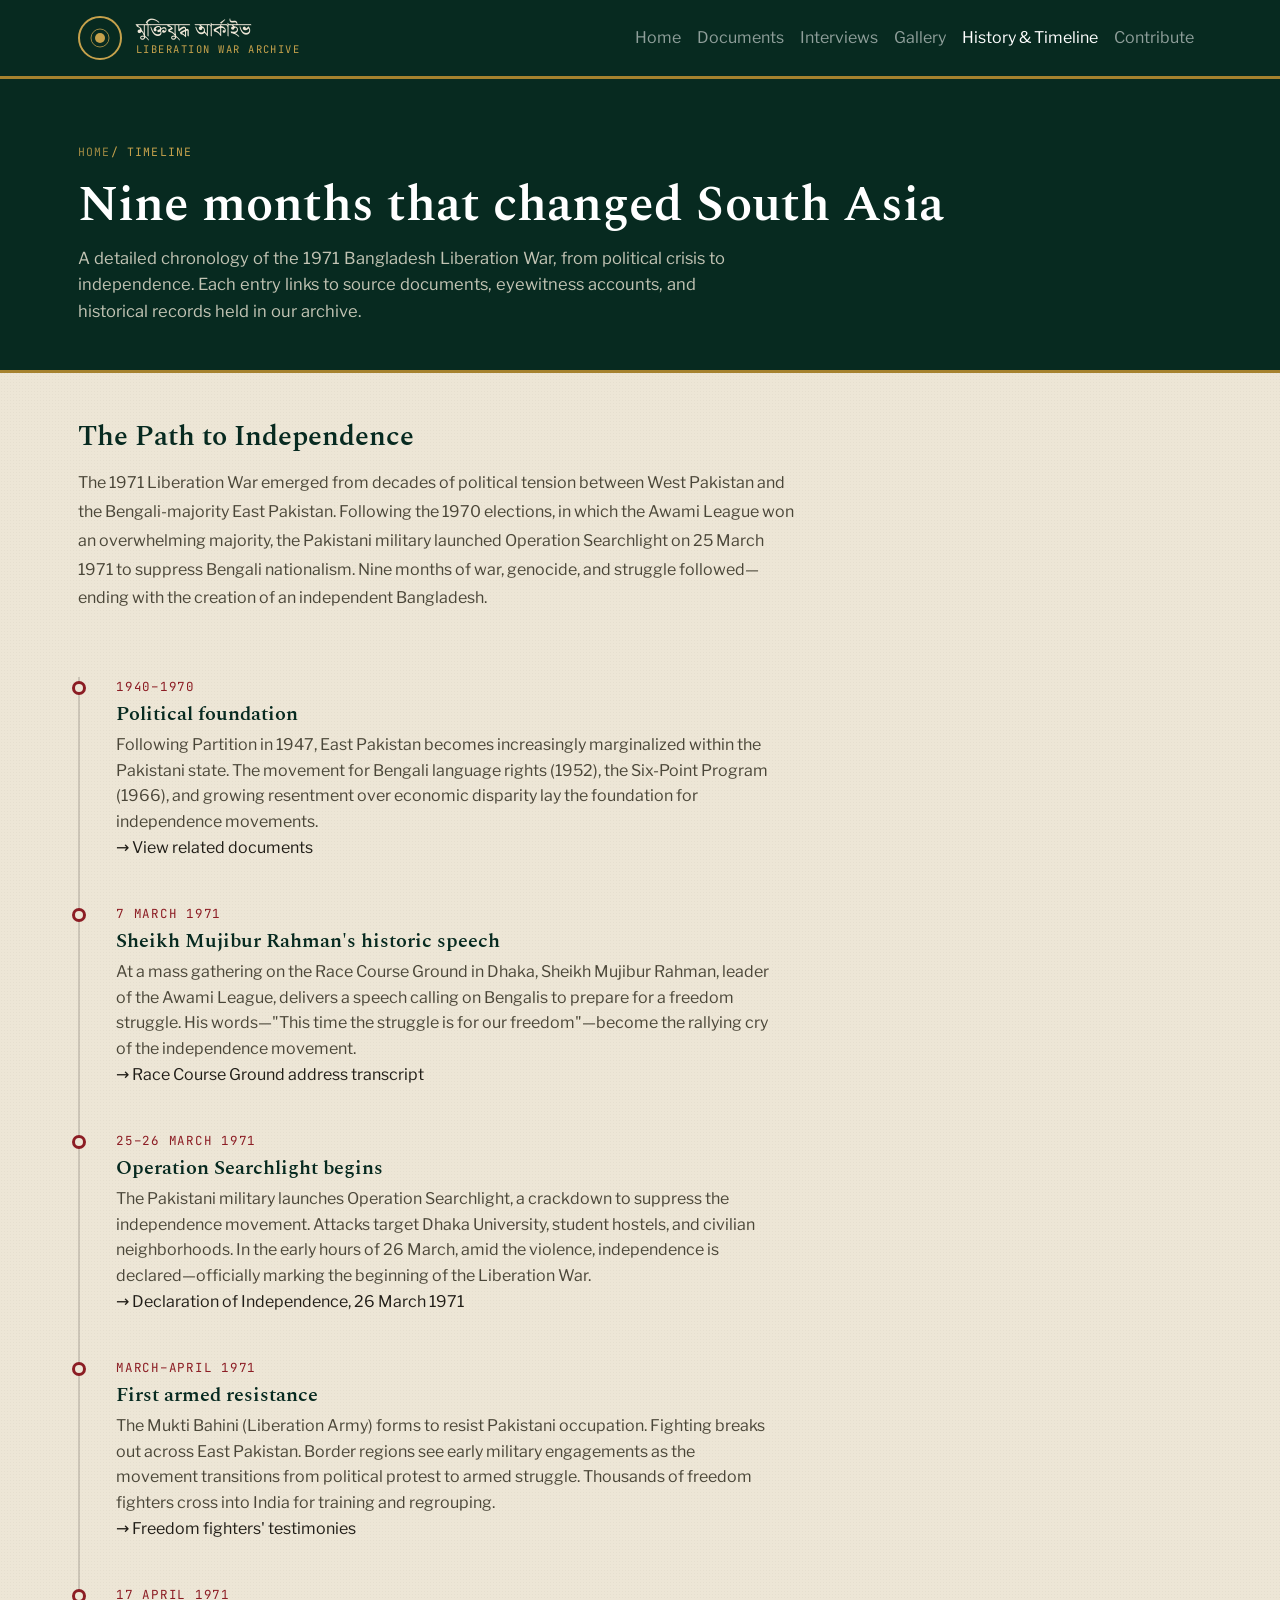
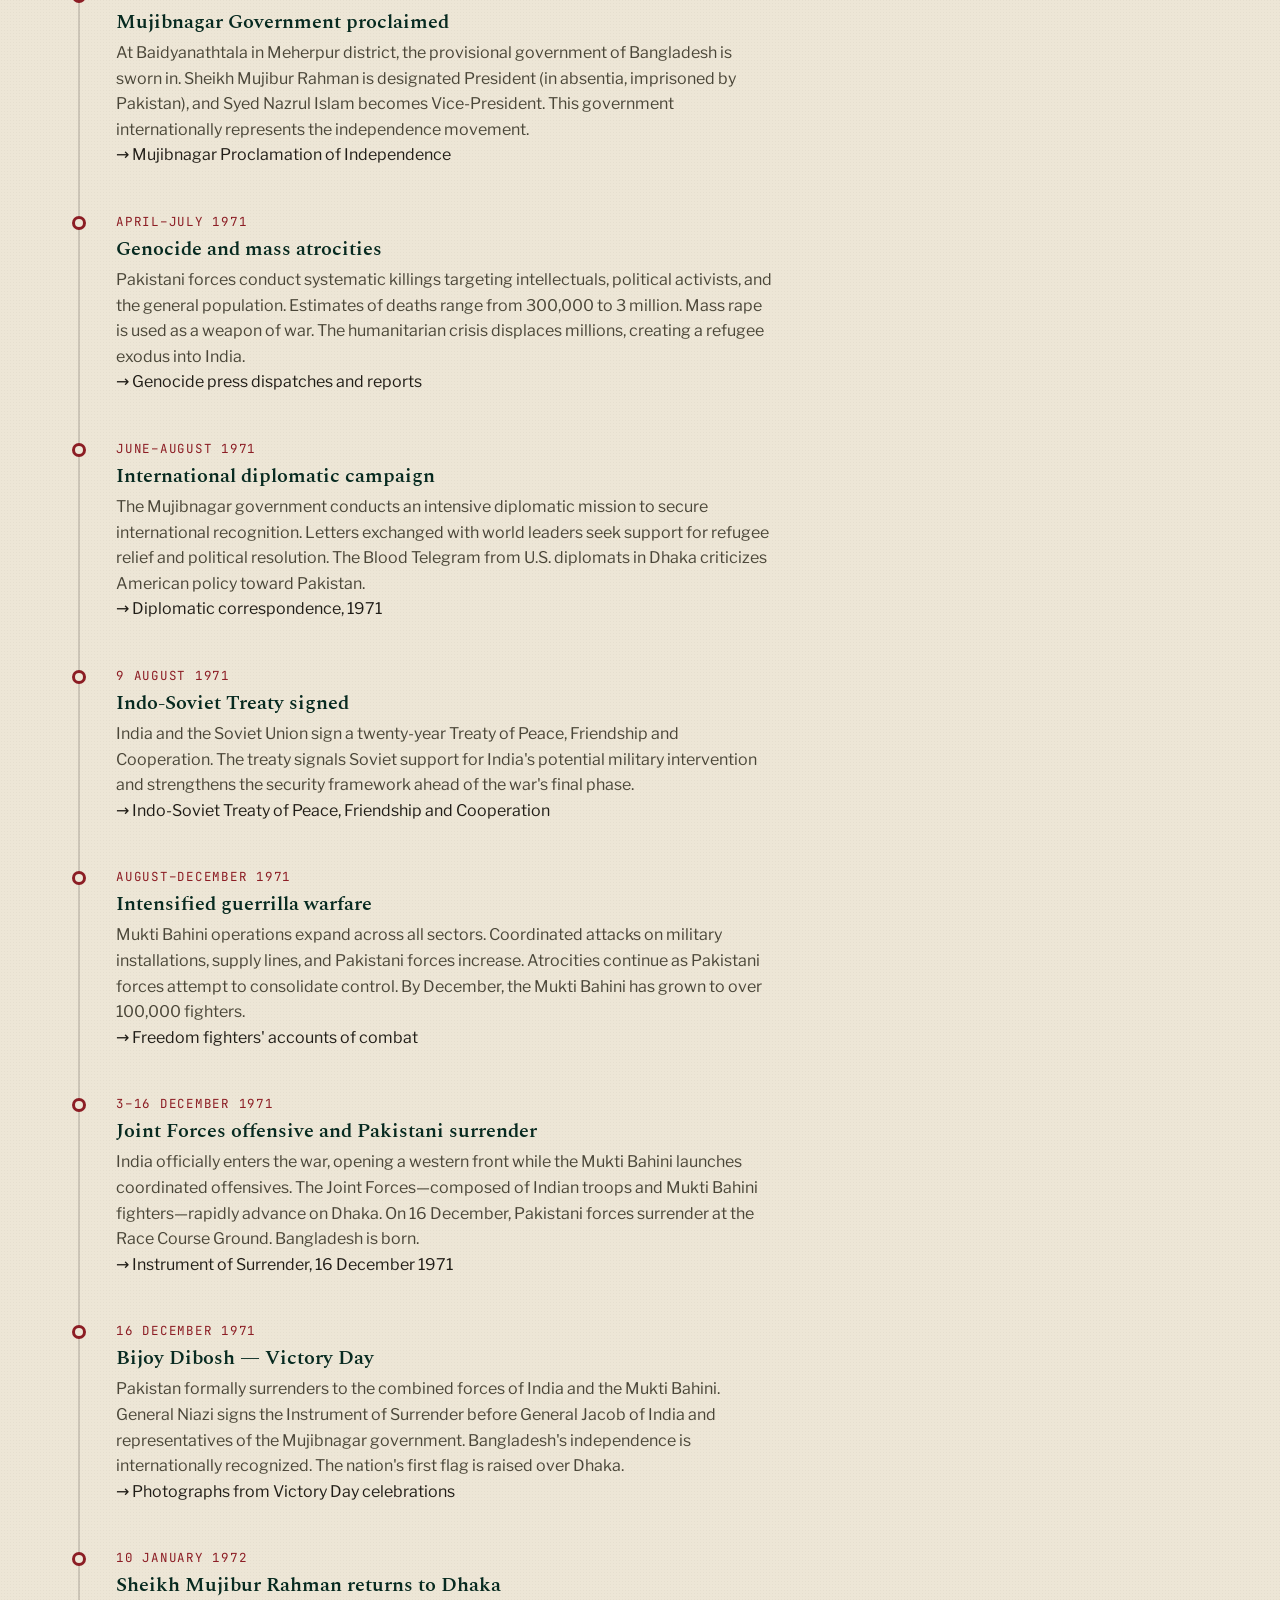
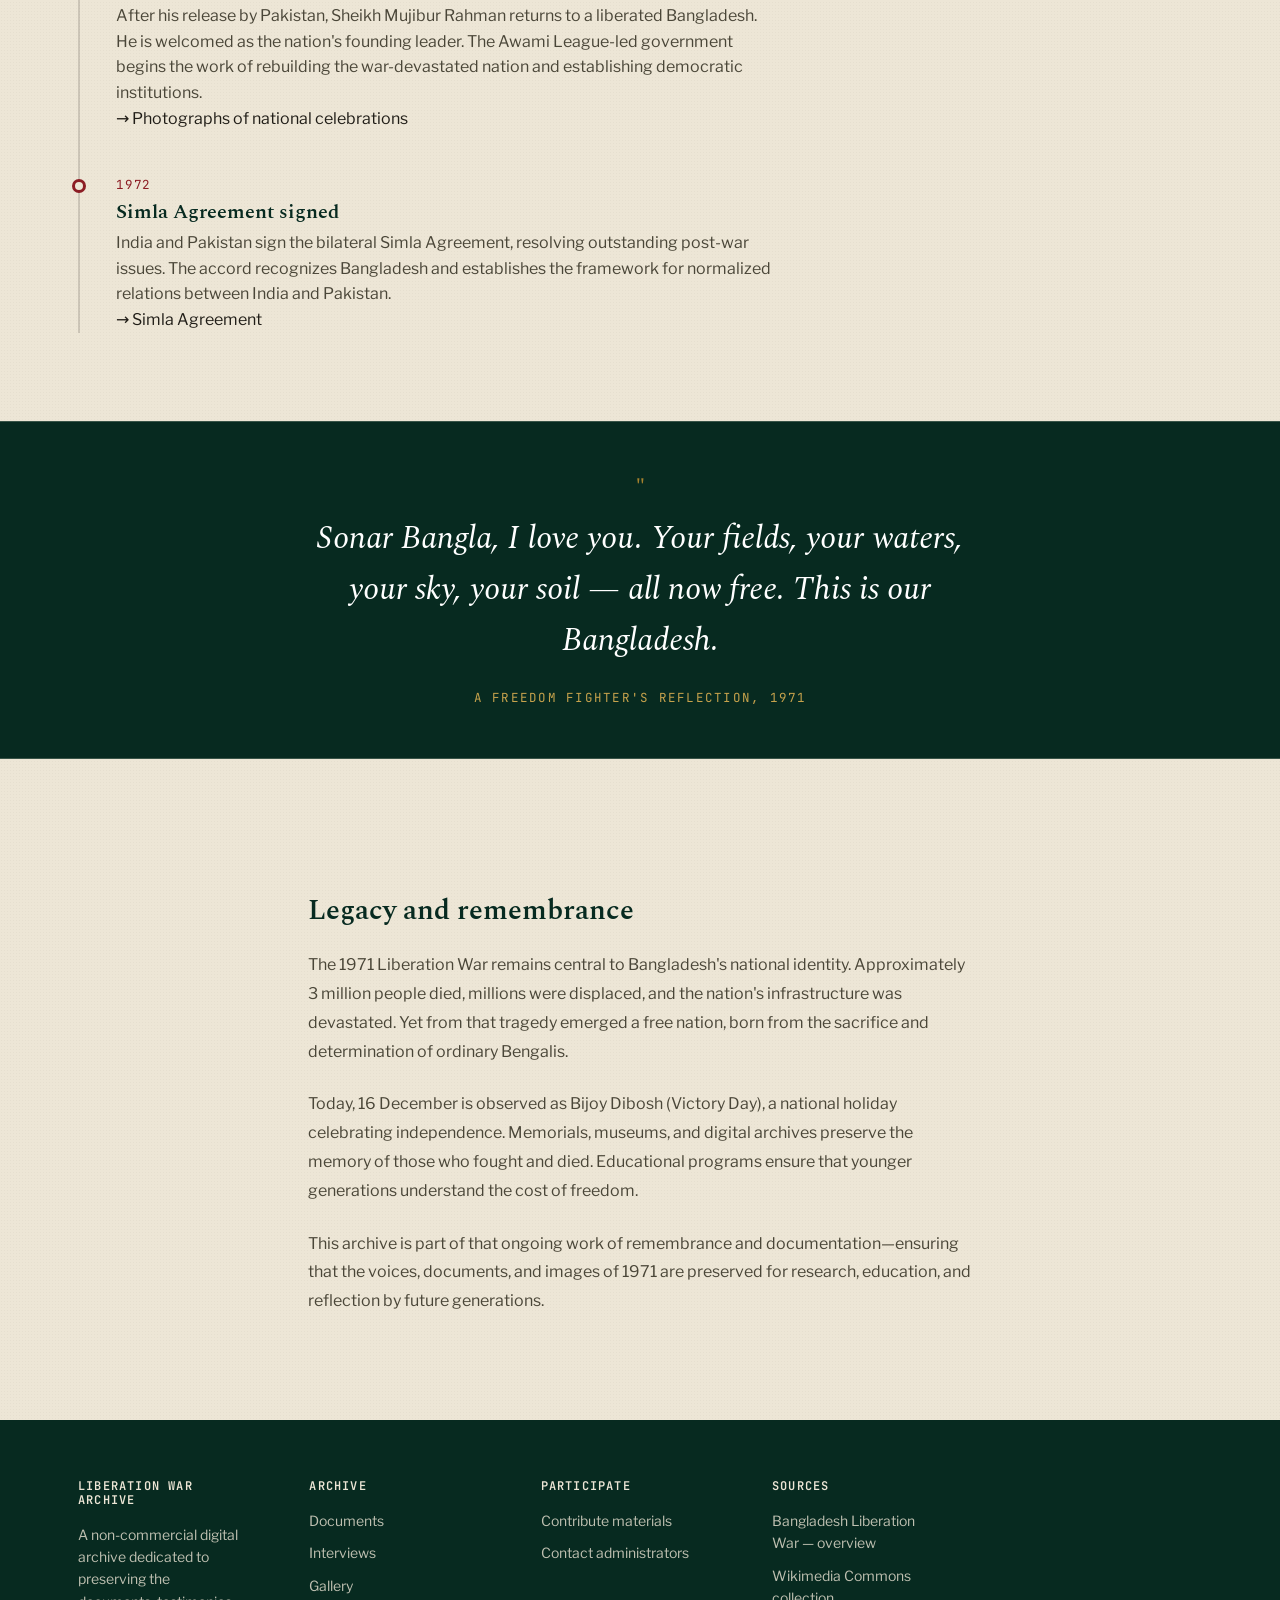
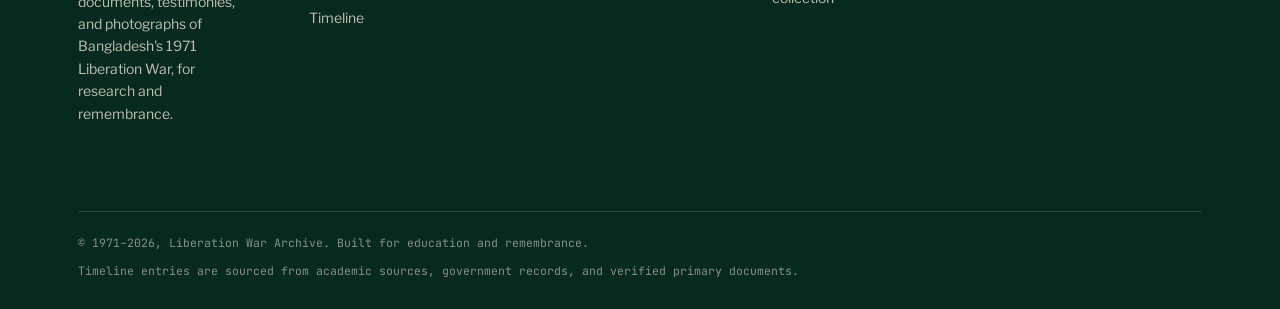
<file: about.html>
<!DOCTYPE html>
<html lang="en">
<head>
<meta charset="UTF-8">
<meta name="viewport" content="width=device-width, initial-scale=1.0">
<title>History &amp; Timeline — Liberation War Archive</title>
<meta name="description" content="Detailed chronology of the 1971 Bangladesh Liberation War with sourced timeline entries and linked documents.">

<link rel="preconnect" href="https://fonts.googleapis.com">

<link href="https://fonts.googleapis.com/css2?family=Spectral:wght@400;500;600;700&family=Libre+Franklin:wght@400;500;600;700&family=JetBrains+Mono:wght@400;500;600&family=Noto+Serif+Bengali:wght@400;600&display=swap" rel="stylesheet">

<link href="https://cdn.jsdelivr.net/npm/bootstrap@5.3.0/dist/css/bootstrap.min.css" rel="stylesheet">
<link rel="stylesheet" href="css/style.css">
</head>
<body>
<a class="skip-link" href="#main">Skip to content</a>

<header class="site-header">
  <nav class="navbar navbar-expand-lg navbar-dark">
    <div class="container">
      <a class="navbar-brand brand" href="index.html">
        <span class="brand-mark"><svg viewBox="0 0 48 48" fill="none" xmlns="http://www.w3.org/2000/svg"><circle cx="24" cy="24" r="10" fill="#C6A24C"/><circle cx="24" cy="24" r="18" stroke="#C6A24C" stroke-width="1.5"/></svg></span>
        <span class="brand-text"><span class="bn bangla">মুক্তিযুদ্ধ আর্কাইভ</span><span class="en">Liberation War Archive</span></span>
      </a>
      <button class="navbar-toggler nav-toggle" type="button" data-bs-toggle="collapse" data-bs-target="#navbarNav" aria-controls="navbarNav" aria-label="Toggle navigation">
        <span class="navbar-toggler-icon"></span>
      </button>
      <div class="collapse navbar-collapse" id="navbarNav">
        <ul class="navbar-nav ms-auto main-nav">
          <li class="nav-item"><a class="nav-link" href="index.html">Home</a></li>
          <li class="nav-item"><a class="nav-link" href="documents.html">Documents</a></li>
          <li class="nav-item"><a class="nav-link" href="interviews.html">Interviews</a></li>
          <li class="nav-item"><a class="nav-link" href="gallery.html">Gallery</a></li>
          <li class="nav-item"><a class="nav-link" href="about.html">History &amp; Timeline</a></li>
          <li class="nav-item"><a class="nav-link" href="contact.html">Contribute</a></li>
        </ul>
      </div>
    </div>
  </nav>
</header>

<div class="page-header">
  <div class="container">
    <div class="breadcrumb"><a href="index.html">Home</a> / Timeline</div>
    <h1>Nine months that changed South Asia</h1>
    <p>A detailed chronology of the 1971 Bangladesh Liberation War, from political crisis to independence. Each entry links to source documents, eyewitness accounts, and historical records held in our archive.</p>
  </div>
</div>

<main id="main">
  <section style="padding-top:48px;">
    <div class="container">

      <div style="max-width:720px;margin-bottom:64px;">
        <h2 style="font-size:28px;margin-bottom:16px;">The Path to Independence</h2>
        <p style="color:var(--ink-soft);font-size:16px;line-height:1.8;">The 1971 Liberation War emerged from decades of political tension between West Pakistan and the Bengali-majority East Pakistan. Following the 1970 elections, in which the Awami League won an overwhelming majority, the Pakistani military launched Operation Searchlight on 25 March 1971 to suppress Bengali nationalism. Nine months of war, genocide, and struggle followed—ending with the creation of an independent Bangladesh.</p>
      </div>

      <div class="timeline reveal">
        <div class="timeline-item">
          <div class="date mono">1940–1970</div>
          <h4>Political foundation</h4>
          <p>Following Partition in 1947, East Pakistan becomes increasingly marginalized within the Pakistani state. The movement for Bengali language rights (1952), the Six-Point Program (1966), and growing resentment over economic disparity lay the foundation for independence movements.</p>
          <a class="doc-link" href="documents.html">→ View related documents</a>
        </div>

        <div class="timeline-item">
          <div class="date mono">7 March 1971</div>
          <h4>Sheikh Mujibur Rahman's historic speech</h4>
          <p>At a mass gathering on the Race Course Ground in Dhaka, Sheikh Mujibur Rahman, leader of the Awami League, delivers a speech calling on Bengalis to prepare for a freedom struggle. His words—"This time the struggle is for our freedom"—become the rallying cry of the independence movement.</p>
          <a class="doc-link" href="documents.html">→ Race Course Ground address transcript</a>
        </div>

        <div class="timeline-item">
          <div class="date mono">25–26 March 1971</div>
          <h4>Operation Searchlight begins</h4>
          <p>The Pakistani military launches Operation Searchlight, a crackdown to suppress the independence movement. Attacks target Dhaka University, student hostels, and civilian neighborhoods. In the early hours of 26 March, amid the violence, independence is declared—officially marking the beginning of the Liberation War.</p>
          <a class="doc-link" href="documents.html">→ Declaration of Independence, 26 March 1971</a>
        </div>

        <div class="timeline-item">
          <div class="date mono">March–April 1971</div>
          <h4>First armed resistance</h4>
          <p>The Mukti Bahini (Liberation Army) forms to resist Pakistani occupation. Fighting breaks out across East Pakistan. Border regions see early military engagements as the movement transitions from political protest to armed struggle. Thousands of freedom fighters cross into India for training and regrouping.</p>
          <a class="doc-link" href="interviews.html">→ Freedom fighters' testimonies</a>
        </div>

        <div class="timeline-item">
          <div class="date mono">17 April 1971</div>
          <h4>Mujibnagar Government proclaimed</h4>
          <p>At Baidyanathtala in Meherpur district, the provisional government of Bangladesh is sworn in. Sheikh Mujibur Rahman is designated President (in absentia, imprisoned by Pakistan), and Syed Nazrul Islam becomes Vice-President. This government internationally represents the independence movement.</p>
          <a class="doc-link" href="documents.html">→ Mujibnagar Proclamation of Independence</a>
        </div>

        <div class="timeline-item">
          <div class="date mono">April–July 1971</div>
          <h4>Genocide and mass atrocities</h4>
          <p>Pakistani forces conduct systematic killings targeting intellectuals, political activists, and the general population. Estimates of deaths range from 300,000 to 3 million. Mass rape is used as a weapon of war. The humanitarian crisis displaces millions, creating a refugee exodus into India.</p>
          <a class="doc-link" href="documents.html">→ Genocide press dispatches and reports</a>
        </div>

        <div class="timeline-item">
          <div class="date mono">June–August 1971</div>
          <h4>International diplomatic campaign</h4>
          <p>The Mujibnagar government conducts an intensive diplomatic mission to secure international recognition. Letters exchanged with world leaders seek support for refugee relief and political resolution. The Blood Telegram from U.S. diplomats in Dhaka criticizes American policy toward Pakistan.</p>
          <a class="doc-link" href="documents.html">→ Diplomatic correspondence, 1971</a>
        </div>

        <div class="timeline-item">
          <div class="date mono">9 August 1971</div>
          <h4>Indo-Soviet Treaty signed</h4>
          <p>India and the Soviet Union sign a twenty-year Treaty of Peace, Friendship and Cooperation. The treaty signals Soviet support for India's potential military intervention and strengthens the security framework ahead of the war's final phase.</p>
          <a class="doc-link" href="documents.html">→ Indo-Soviet Treaty of Peace, Friendship and Cooperation</a>
        </div>

        <div class="timeline-item">
          <div class="date mono">August–December 1971</div>
          <h4>Intensified guerrilla warfare</h4>
          <p>Mukti Bahini operations expand across all sectors. Coordinated attacks on military installations, supply lines, and Pakistani forces increase. Atrocities continue as Pakistani forces attempt to consolidate control. By December, the Mukti Bahini has grown to over 100,000 fighters.</p>
          <a class="doc-link" href="interviews.html">→ Freedom fighters' accounts of combat</a>
        </div>

        <div class="timeline-item">
          <div class="date mono">3–16 December 1971</div>
          <h4>Joint Forces offensive and Pakistani surrender</h4>
          <p>India officially enters the war, opening a western front while the Mukti Bahini launches coordinated offensives. The Joint Forces—composed of Indian troops and Mukti Bahini fighters—rapidly advance on Dhaka. On 16 December, Pakistani forces surrender at the Race Course Ground. Bangladesh is born.</p>
          <a class="doc-link" href="documents.html">→ Instrument of Surrender, 16 December 1971</a>
        </div>

        <div class="timeline-item">
          <div class="date mono">16 December 1971</div>
          <h4>Bijoy Dibosh — Victory Day</h4>
          <p>Pakistan formally surrenders to the combined forces of India and the Mukti Bahini. General Niazi signs the Instrument of Surrender before General Jacob of India and representatives of the Mujibnagar government. Bangladesh's independence is internationally recognized. The nation's first flag is raised over Dhaka.</p>
          <a class="doc-link" href="gallery.html">→ Photographs from Victory Day celebrations</a>
        </div>

        <div class="timeline-item">
          <div class="date mono">10 January 1972</div>
          <h4>Sheikh Mujibur Rahman returns to Dhaka</h4>
          <p>After his release by Pakistan, Sheikh Mujibur Rahman returns to a liberated Bangladesh. He is welcomed as the nation's founding leader. The Awami League-led government begins the work of rebuilding the war-devastated nation and establishing democratic institutions.</p>
          <a class="doc-link" href="gallery.html">→ Photographs of national celebrations</a>
        </div>

        <div class="timeline-item">
          <div class="date mono">1972</div>
          <h4>Simla Agreement signed</h4>
          <p>India and Pakistan sign the bilateral Simla Agreement, resolving outstanding post-war issues. The accord recognizes Bangladesh and establishes the framework for normalized relations between India and Pakistan.</p>
          <a class="doc-link" href="documents.html">→ Simla Agreement</a>
        </div>
      </div>

    </div>
  </section>

  <section class="bg-deep quote-block py-5">
    <div class="container">
      <div class="divider-quote bangla">"</div>
      <blockquote class="blockquote">Sonar Bangla, I love you. Your fields, your waters, your sky, your soil — all now free. This is our Bangladesh.</blockquote>
      <cite>A freedom fighter's reflection, 1971</cite>
    </div>
  </section>

  <section>
    <div class="container" style="max-width:720px;">
      <h2 style="font-size:28px;margin-bottom:24px;margin-top:48px;">Legacy and remembrance</h2>
      <p style="color:var(--ink-soft);font-size:16px;line-height:1.8;margin-bottom:24px;">The 1971 Liberation War remains central to Bangladesh's national identity. Approximately 3 million people died, millions were displaced, and the nation's infrastructure was devastated. Yet from that tragedy emerged a free nation, born from the sacrifice and determination of ordinary Bengalis.</p>
      <p style="color:var(--ink-soft);font-size:16px;line-height:1.8;margin-bottom:24px;">Today, 16 December is observed as Bijoy Dibosh (Victory Day), a national holiday celebrating independence. Memorials, museums, and digital archives preserve the memory of those who fought and died. Educational programs ensure that younger generations understand the cost of freedom.</p>
      <p style="color:var(--ink-soft);font-size:16px;line-height:1.8;">This archive is part of that ongoing work of remembrance and documentation—ensuring that the voices, documents, and images of 1971 are preserved for research, education, and reflection by future generations.</p>
    </div>
  </section>
</main>

<footer>
  <div class="container">
    <div class="row footer-grid">
      <div class="col-lg-2 col-md-6 mb-4">
        <h4>Liberation War Archive</h4>
        <p style="max-width:34ch;font-size:14px;">A non-commercial digital archive dedicated to preserving the documents, testimonies, and photographs of Bangladesh's 1971 Liberation War, for research and remembrance.</p>
      </div>
      <div class="col-lg-2 col-md-6 mb-4">
        <h4>Archive</h4>
        <ul class="list-unstyled">
          <li><a href="documents.html">Documents</a></li>
          <li><a href="interviews.html">Interviews</a></li>
          <li><a href="gallery.html">Gallery</a></li>
          <li><a href="about.html">Timeline</a></li>
        </ul>
      </div>
      <div class="col-lg-2 col-md-6 mb-4">
        <h4>Participate</h4>
        <ul class="list-unstyled">
          <li><a href="contact.html">Contribute materials</a></li>
          <li><a href="contact.html">Contact administrators</a></li>
        </ul>
      </div>
      <div class="col-lg-2 col-md-6 mb-4">
        <h4>Sources</h4>
        <ul class="list-unstyled">
          <li><a href="https://en.wikipedia.org/wiki/Bangladesh_Liberation_War" target="_blank" rel="noopener">Bangladesh Liberation War — overview</a></li>
          <li><a href="https://commons.wikimedia.org/wiki/Category:Bangladesh_Liberation_War" target="_blank" rel="noopener">Wikimedia Commons collection</a></li>
        </ul>
      </div>
    </div>
    <div class="footer-bottom">
      <span>© 1971–2026, Liberation War Archive. Built for education and remembrance.</span>
      <span>Timeline entries are sourced from academic sources, government records, and verified primary documents.</span>
    </div>
  </div>
</footer>

<script src="https://cdn.jsdelivr.net/npm/bootstrap@5.3.0/dist/js/bootstrap.bundle.min.js"></script>
<script src="js/main.js"></script>
</body>
</html>
</file>
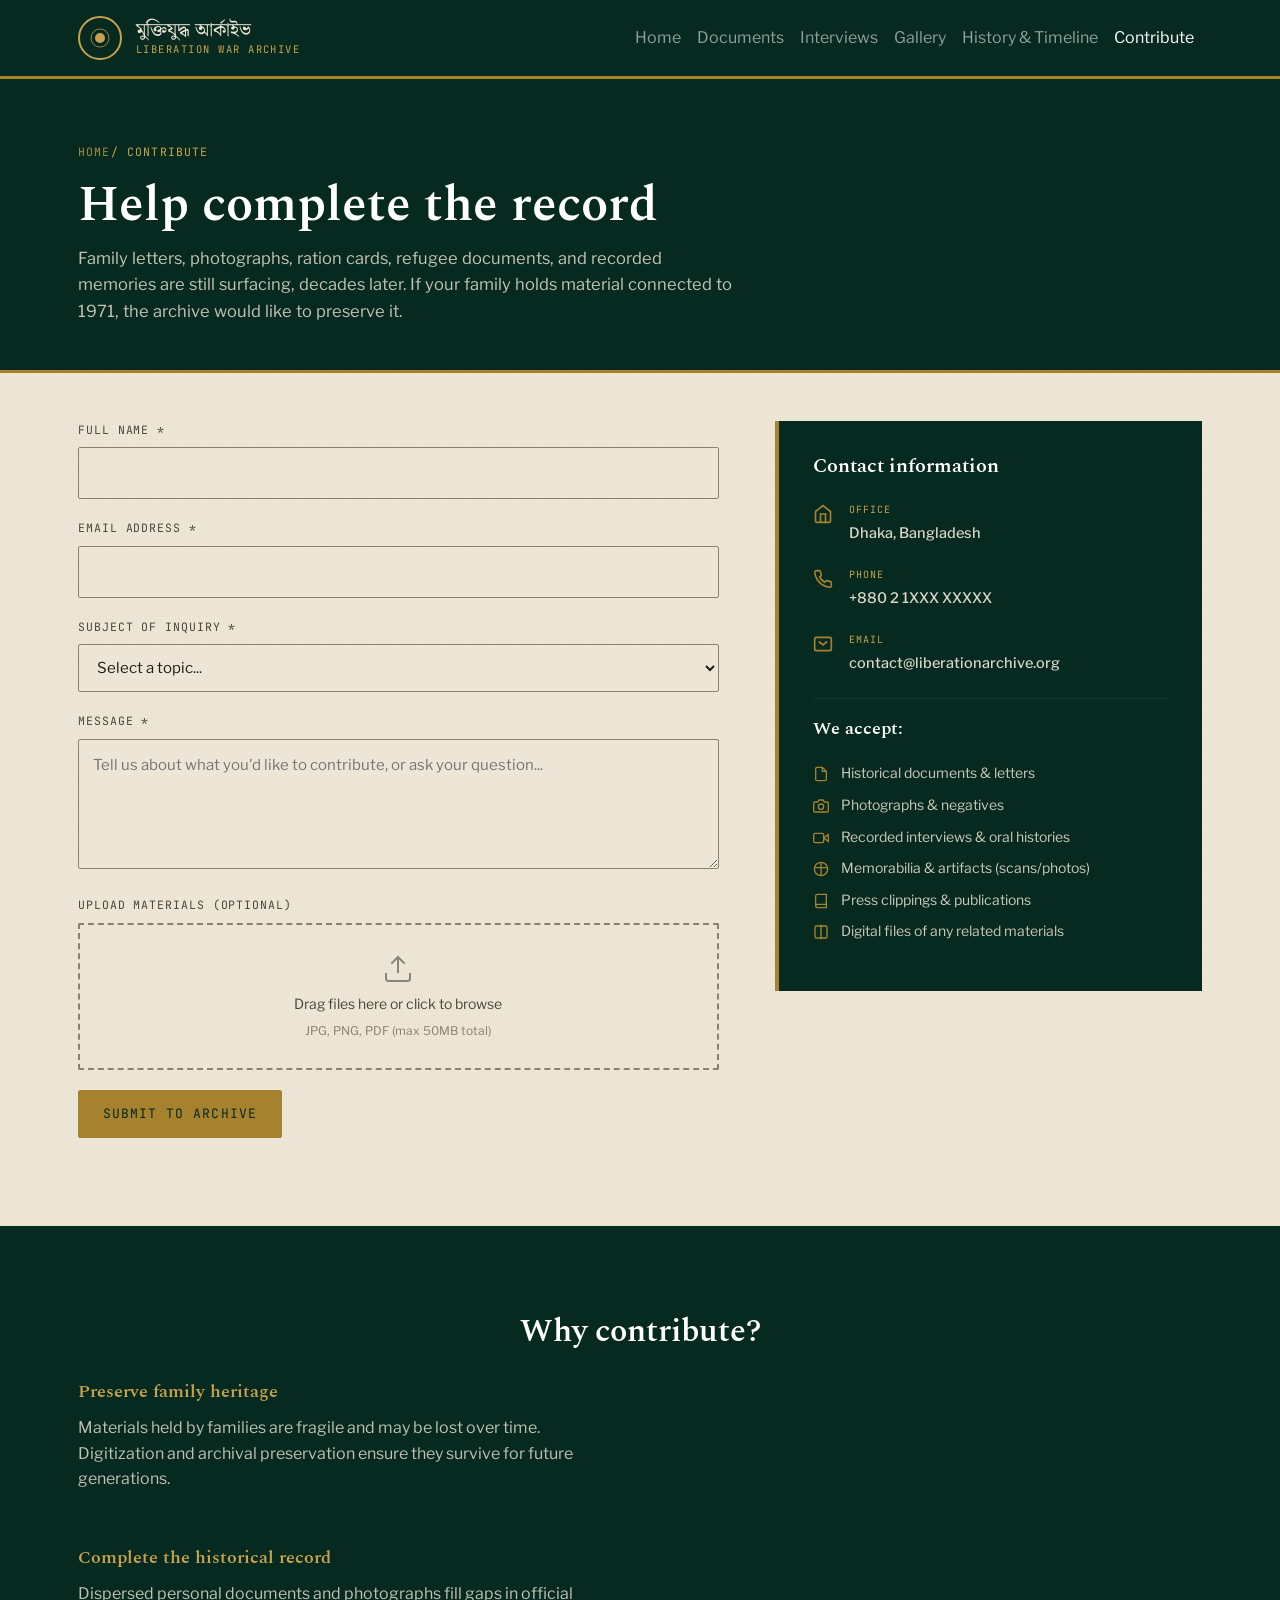
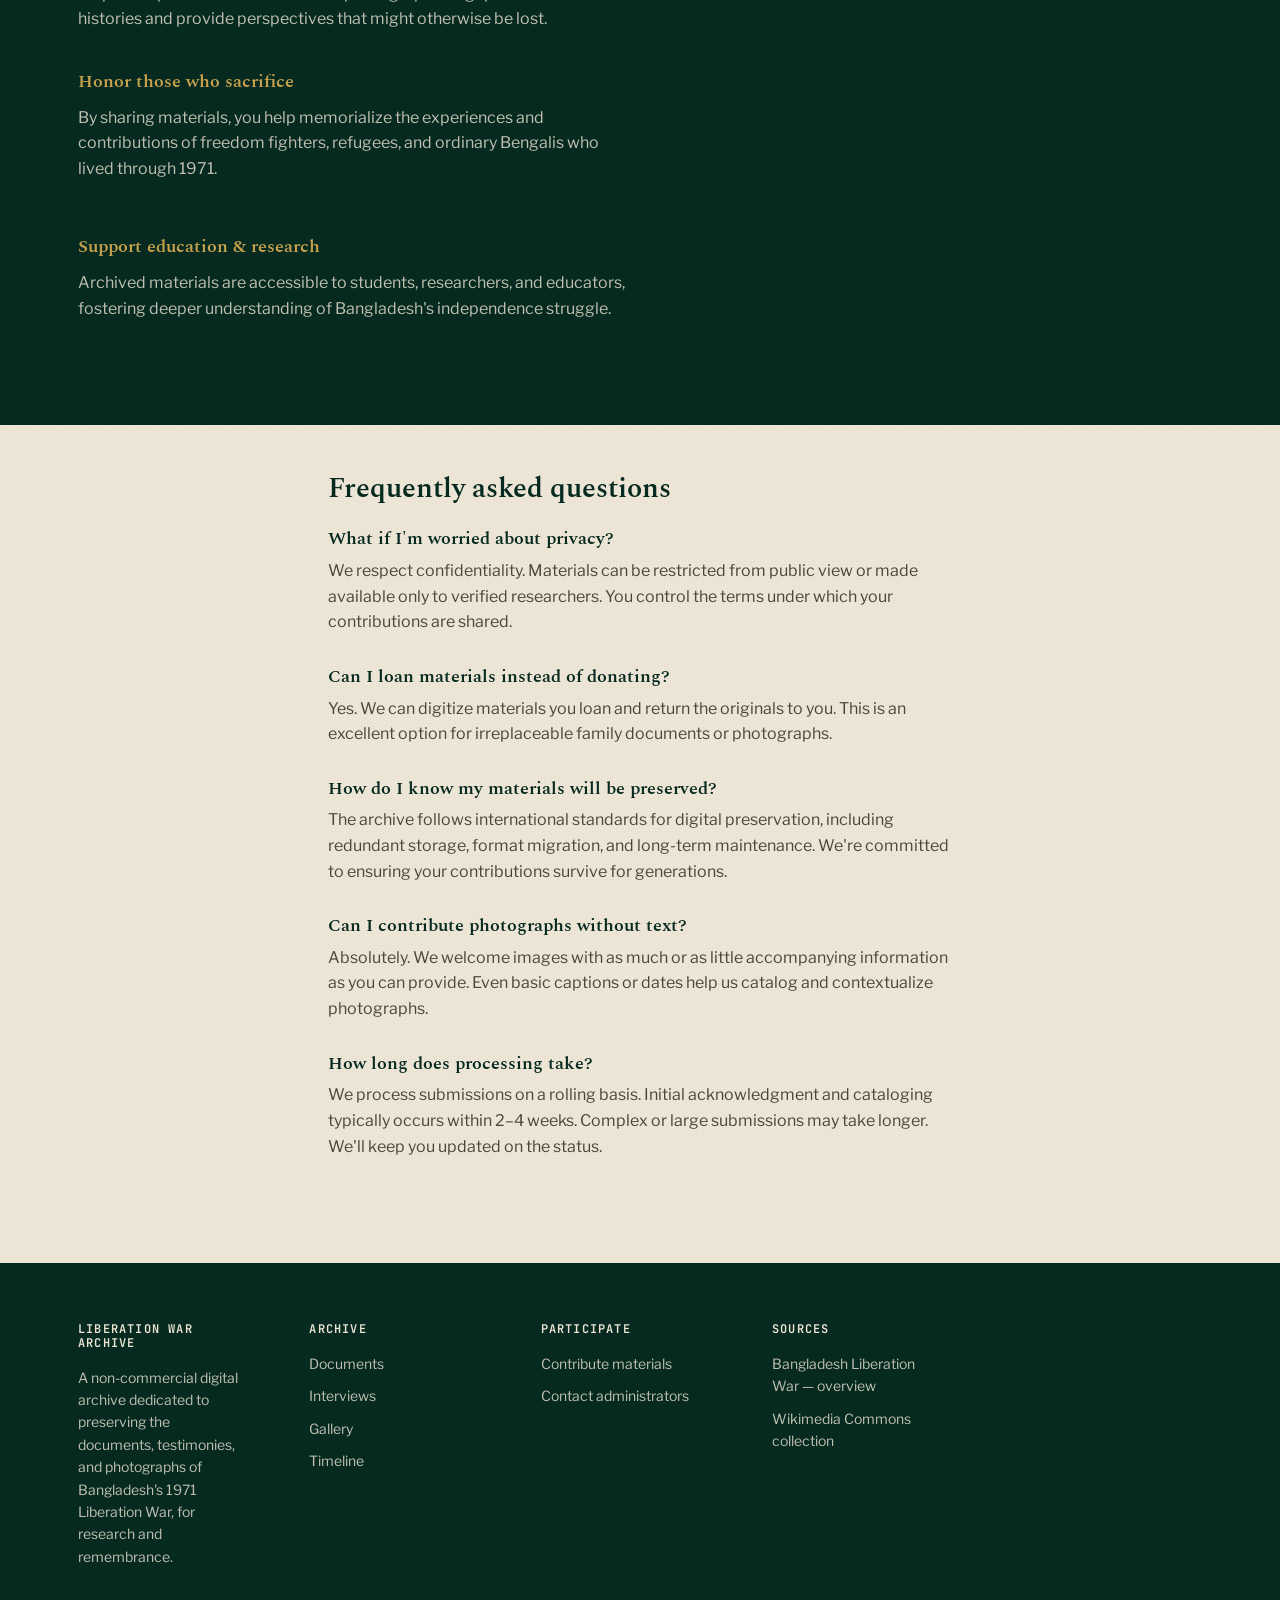
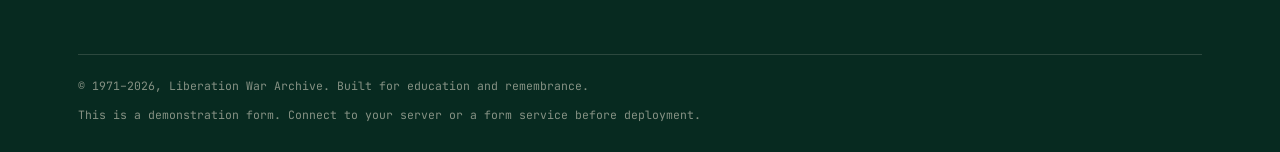
<file: contact.html>
<!DOCTYPE html>
<html lang="en">
<head>
<meta charset="UTF-8">
<meta name="viewport" content="width=device-width, initial-scale=1.0">
<title>Contribute — Liberation War Archive</title>
<meta name="description" content="Submit documents, photographs, or recorded interviews to the Liberation War Archive. Contact the administrators.">

<link rel="preconnect" href="https://fonts.googleapis.com">

<link href="https://fonts.googleapis.com/css2?family=Spectral:wght@400;500;600;700&family=Libre+Franklin:wght@400;500;600;700&family=JetBrains+Mono:wght@400;500;600&family=Noto+Serif+Bengali:wght@400;600&display=swap" rel="stylesheet">

<link href="https://cdn.jsdelivr.net/npm/bootstrap@5.3.0/dist/css/bootstrap.min.css" rel="stylesheet">
<link rel="stylesheet" href="css/style.css">
</head>
<body>
<a class="skip-link" href="#main">Skip to content</a>

<header class="site-header">
  <nav class="navbar navbar-expand-lg navbar-dark">
    <div class="container">
      <a class="navbar-brand brand" href="index.html">
        <span class="brand-mark"><svg viewBox="0 0 48 48" fill="none" xmlns="http://www.w3.org/2000/svg"><circle cx="24" cy="24" r="10" fill="#C6A24C"/><circle cx="24" cy="24" r="18" stroke="#C6A24C" stroke-width="1.5"/></svg></span>
        <span class="brand-text"><span class="bn bangla">মুক্তিযুদ্ধ আর্কাইভ</span><span class="en">Liberation War Archive</span></span>
      </a>
      <button class="navbar-toggler nav-toggle" type="button" data-bs-toggle="collapse" data-bs-target="#navbarNav" aria-controls="navbarNav" aria-label="Toggle navigation">
        <span class="navbar-toggler-icon"></span>
      </button>
      <div class="collapse navbar-collapse" id="navbarNav">
        <ul class="navbar-nav ms-auto main-nav">
          <li class="nav-item"><a class="nav-link" href="index.html">Home</a></li>
          <li class="nav-item"><a class="nav-link" href="documents.html">Documents</a></li>
          <li class="nav-item"><a class="nav-link" href="interviews.html">Interviews</a></li>
          <li class="nav-item"><a class="nav-link" href="gallery.html">Gallery</a></li>
          <li class="nav-item"><a class="nav-link" href="about.html">History &amp; Timeline</a></li>
          <li class="nav-item"><a class="nav-link" href="contact.html">Contribute</a></li>
        </ul>
      </div>
    </div>
  </nav>
</header>

<div class="page-header">
  <div class="container">
    <div class="breadcrumb"><a href="index.html">Home</a> / Contribute</div>
    <h1>Help complete the record</h1>
    <p>Family letters, photographs, ration cards, refugee documents, and recorded memories are still surfacing, decades later. If your family holds material connected to 1971, the archive would like to preserve it.</p>
  </div>
</div>

<main id="main">
  <section style="padding-top:48px;">
    <div class="container">
      <div class="form-wrap">
        <div>
          <form id="contact-form">
            <div class="field">
              <label for="name">Full Name *</label>
              <input type="text" id="name" name="name" required>
            </div>

            <div class="field">
              <label for="email">Email Address *</label>
              <input type="email" id="email" name="email" required>
            </div>

            <div class="field">
              <label for="subject">Subject of Inquiry *</label>
              <select id="subject" name="subject" required>
                <option value="">Select a topic...</option>
                <option value="documents">Submitting documents</option>
                <option value="photographs">Submitting photographs</option>
                <option value="interview">Contributing an interview</option>
                <option value="feedback">Feedback or suggestion</option>
                <option value="research">Research inquiry</option>
                <option value="other">Other</option>
              </select>
            </div>

            <div class="field">
              <label for="message">Message *</label>
              <textarea id="message" name="message" required placeholder="Tell us about what you'd like to contribute, or ask your question..."></textarea>
            </div>

            <div class="field">
              <label>Upload materials (optional)</label>
              <div class="file-drop" tabindex="0" role="button" aria-label="Drop files here to upload">
                <svg width="32" height="32" viewBox="0 0 24 24" fill="none" stroke="currentColor" stroke-width="1.5" style="margin-bottom:8px;opacity:0.6;"><path d="M21 15v4a2 2 0 0 1-2 2H5a2 2 0 0 1-2-2v-4"/><polyline points="17 8 12 3 7 8"/><line x1="12" y1="3" x2="12" y2="15"/></svg>
                <p style="margin:0;">Drag files here or click to browse</p>
                <p style="font-size:12px;color:var(--ink-faint);margin:6px 0 0;">JPG, PNG, PDF (max 50MB total)</p>
                <input type="file" multiple accept="image/*,.pdf">
              </div>
              <div class="file-list"></div>
            </div>

            <div class="form-note">
              Thank you. Your message has been recorded for the archive team.
            </div>

            <button type="submit" class="btn btn-brass">Submit to archive</button>
          </form>
        </div>

        <div>
          <div class="info-card">
            <h3>Contact information</h3>

            <div class="info-row">
              <svg width="20" height="20" viewBox="0 0 24 24" fill="none" stroke="currentColor" stroke-width="2">
                <path d="M3 9l9-7 9 7v11a2 2 0 0 1-2 2H5a2 2 0 0 1-2-2z"></path>
                <polyline points="9 22 9 12 15 12 15 22"></polyline>
              </svg>
              <div class="info-content">
                <span class="label">Office</span>
                <span class="val">Dhaka, Bangladesh</span>
              </div>
            </div>

            <div class="info-row">
              <svg width="20" height="20" viewBox="0 0 24 24" fill="none" stroke="currentColor" stroke-width="2">
                <path d="M22 16.92v3a2 2 0 0 1-2.18 2 19.79 19.79 0 0 1-8.63-3.07 19.5 19.5 0 0 1-6-6 19.79 19.79 0 0 1-3.07-8.67A2 2 0 0 1 4.11 2h3a2 2 0 0 1 2 1.72 12.84 12.84 0 0 0 .7 2.81 2 2 0 0 1-.45 2.11L8.09 9.91a16 16 0 0 0 6 6l1.27-1.27a2 2 0 0 1 2.11-.45 12.84 12.84 0 0 0 2.81.7A2 2 0 0 1 22 16.92z"></path>
              </svg>
              <div class="info-content">
                <span class="label">Phone</span>
                <span class="val">+880 2 1XXX XXXXX</span>
              </div>
            </div>

            <div class="info-row">
              <svg width="20" height="20" viewBox="0 0 24 24" fill="none" stroke="currentColor" stroke-width="2">
                <rect x="2" y="4" width="20" height="16" rx="2"></rect>
                <path d="M7 9l5 4 5-4"></path>
              </svg>
              <div class="info-content">
                <span class="label">Email</span>
                <span class="val">contact@liberationarchive.org</span>
              </div>
            </div>

            <hr style="border:none;border-top:1px solid rgba(237,230,214,0.22);margin:20px 0;">

            <h3 style="font-size:18px;margin-top:0;">We accept:</h3>
            <ul class="accept-list">
              <li>
                <svg width="16" height="16" viewBox="0 0 24 24" fill="none" stroke="currentColor" stroke-width="2"><path d="M14 2H6a2 2 0 0 0-2 2v16a2 2 0 0 0 2 2h12a2 2 0 0 0 2-2V8z"></path><polyline points="14 2 14 8 20 8"></polyline></svg>
                <span>Historical documents &amp; letters</span>
              </li>
              <li>
                <svg width="16" height="16" viewBox="0 0 24 24" fill="none" stroke="currentColor" stroke-width="2"><path d="M23 19a2 2 0 0 1-2 2H3a2 2 0 0 1-2-2V8a2 2 0 0 1 2-2h4l2-3h6l2 3h4a2 2 0 0 1 2 2z"></path><circle cx="12" cy="13" r="4"></circle></svg>
                <span>Photographs &amp; negatives</span>
              </li>
              <li>
                <svg width="16" height="16" viewBox="0 0 24 24" fill="none" stroke="currentColor" stroke-width="2"><path d="M23 7l-7 5 7 5V7z"></path><rect x="1" y="5" width="15" height="14" rx="2" ry="2"></rect></svg>
                <span>Recorded interviews &amp; oral histories</span>
              </li>
              <li>
                <svg width="16" height="16" viewBox="0 0 24 24" fill="none" stroke="currentColor" stroke-width="2"><path d="M12 2v20m0-12h10m-10 0H2"></path><circle cx="12" cy="12" r="10"></circle></svg>
                <span>Memorabilia &amp; artifacts (scans/photos)</span>
              </li>
              <li>
                <svg width="16" height="16" viewBox="0 0 24 24" fill="none" stroke="currentColor" stroke-width="2"><path d="M4 19.5A2.5 2.5 0 0 1 6.5 17H20"></path><path d="M6.5 2H20v20H6.5A2.5 2.5 0 0 1 4 19.5v-15A2.5 2.5 0 0 1 6.5 2z"></path></svg>
                <span>Press clippings &amp; publications</span>
              </li>
              <li>
                <svg width="16" height="16" viewBox="0 0 24 24" fill="none" stroke="currentColor" stroke-width="2"><polyline points="12 1 12 23M1 12h22"></polyline><rect x="3" y="3" width="18" height="18" rx="2" ry="2"></rect></svg>
                <span>Digital files of any related materials</span>
              </li>
            </ul>
          </div>
        </div>
      </div>
    </div>
  </section>

  <section class="bg-deep">
    <div class="container">
      <h2 style="color:#fff;text-align:center;margin-bottom:32px;">Why contribute?</h2>
      <div class="row" style="gap:40px;">
        <div class="col-md-6">
          <h3 style="color:var(--brass-light);font-size:18px;margin-bottom:12px;">Preserve family heritage</h3>
          <p style="color:rgba(237,230,214,0.8);">Materials held by families are fragile and may be lost over time. Digitization and archival preservation ensure they survive for future generations.</p>
        </div>
        <div class="col-md-6">
          <h3 style="color:var(--brass-light);font-size:18px;margin-bottom:12px;">Complete the historical record</h3>
          <p style="color:rgba(237,230,214,0.8);">Dispersed personal documents and photographs fill gaps in official histories and provide perspectives that might otherwise be lost.</p>
        </div>
      </div>
      <div class="row" style="gap:40px;margin-top:24px;">
        <div class="col-md-6">
          <h3 style="color:var(--brass-light);font-size:18px;margin-bottom:12px;">Honor those who sacrifice</h3>
          <p style="color:rgba(237,230,214,0.8);">By sharing materials, you help memorialize the experiences and contributions of freedom fighters, refugees, and ordinary Bengalis who lived through 1971.</p>
        </div>
        <div class="col-md-6">
          <h3 style="color:var(--brass-light);font-size:18px;margin-bottom:12px;">Support education &amp; research</h3>
          <p style="color:rgba(237,230,214,0.8);">Archived materials are accessible to students, researchers, and educators, fostering deeper understanding of Bangladesh's independence struggle.</p>
        </div>
      </div>
    </div>
  </section>

  <section style="padding-top:48px;">
    <div class="container" style="max-width:680px;">
      <h2 style="font-size:28px;margin-bottom:24px;">Frequently asked questions</h2>

      <div style="margin-bottom:32px;">
        <h3 style="color:var(--green-deep);font-size:18px;margin-bottom:8px;">What if I'm worried about privacy?</h3>
        <p style="color:var(--ink-soft);">We respect confidentiality. Materials can be restricted from public view or made available only to verified researchers. You control the terms under which your contributions are shared.</p>
      </div>

      <div style="margin-bottom:32px;">
        <h3 style="color:var(--green-deep);font-size:18px;margin-bottom:8px;">Can I loan materials instead of donating?</h3>
        <p style="color:var(--ink-soft);">Yes. We can digitize materials you loan and return the originals to you. This is an excellent option for irreplaceable family documents or photographs.</p>
      </div>

      <div style="margin-bottom:32px;">
        <h3 style="color:var(--green-deep);font-size:18px;margin-bottom:8px;">How do I know my materials will be preserved?</h3>
        <p style="color:var(--ink-soft);">The archive follows international standards for digital preservation, including redundant storage, format migration, and long-term maintenance. We're committed to ensuring your contributions survive for generations.</p>
      </div>

      <div style="margin-bottom:32px;">
        <h3 style="color:var(--green-deep);font-size:18px;margin-bottom:8px;">Can I contribute photographs without text?</h3>
        <p style="color:var(--ink-soft);">Absolutely. We welcome images with as much or as little accompanying information as you can provide. Even basic captions or dates help us catalog and contextualize photographs.</p>
      </div>

      <div>
        <h3 style="color:var(--green-deep);font-size:18px;margin-bottom:8px;">How long does processing take?</h3>
        <p style="color:var(--ink-soft);">We process submissions on a rolling basis. Initial acknowledgment and cataloging typically occurs within 2–4 weeks. Complex or large submissions may take longer. We'll keep you updated on the status.</p>
      </div>
    </div>
  </section>
</main>

<footer>
  <div class="container">
    <div class="row footer-grid">
      <div class="col-lg-2 col-md-6 mb-4">
        <h4>Liberation War Archive</h4>
        <p style="max-width:34ch;font-size:14px;">A non-commercial digital archive dedicated to preserving the documents, testimonies, and photographs of Bangladesh's 1971 Liberation War, for research and remembrance.</p>
      </div>
      <div class="col-lg-2 col-md-6 mb-4">
        <h4>Archive</h4>
        <ul class="list-unstyled">
          <li><a href="documents.html">Documents</a></li>
          <li><a href="interviews.html">Interviews</a></li>
          <li><a href="gallery.html">Gallery</a></li>
          <li><a href="about.html">Timeline</a></li>
        </ul>
      </div>
      <div class="col-lg-2 col-md-6 mb-4">
        <h4>Participate</h4>
        <ul class="list-unstyled">
          <li><a href="contact.html">Contribute materials</a></li>
          <li><a href="contact.html">Contact administrators</a></li>
        </ul>
      </div>
      <div class="col-lg-2 col-md-6 mb-4">
        <h4>Sources</h4>
        <ul class="list-unstyled">
          <li><a href="https://en.wikipedia.org/wiki/Bangladesh_Liberation_War" target="_blank" rel="noopener">Bangladesh Liberation War — overview</a></li>
          <li><a href="https://commons.wikimedia.org/wiki/Category:Bangladesh_Liberation_War" target="_blank" rel="noopener">Wikimedia Commons collection</a></li>
        </ul>
      </div>
    </div>
    <div class="footer-bottom">
      <span>© 1971–2026, Liberation War Archive. Built for education and remembrance.</span>
      <span>This is a demonstration form. Connect to your server or a form service before deployment.</span>
    </div>
  </div>
</footer>

<script src="https://cdn.jsdelivr.net/npm/bootstrap@5.3.0/dist/js/bootstrap.bundle.min.js"></script>
<script src="js/main.js"></script>
</body>
</html>
</file>
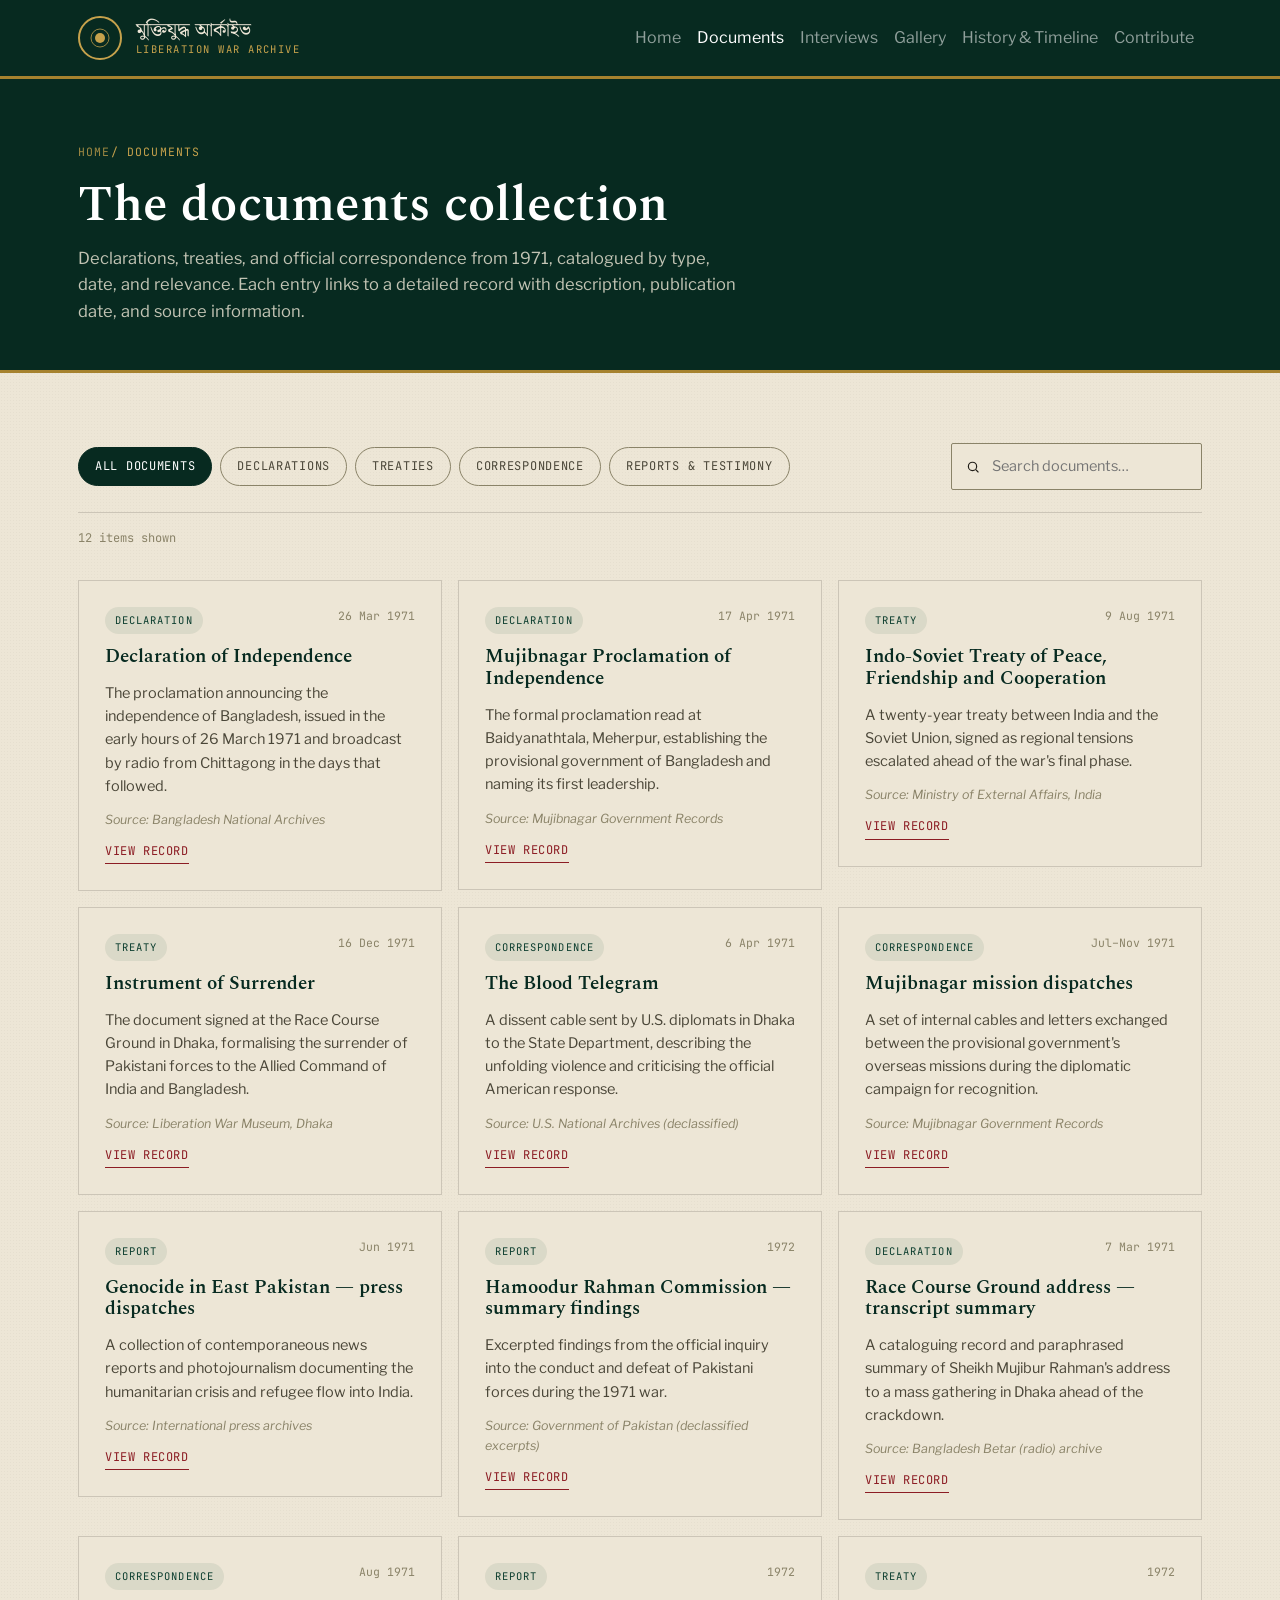
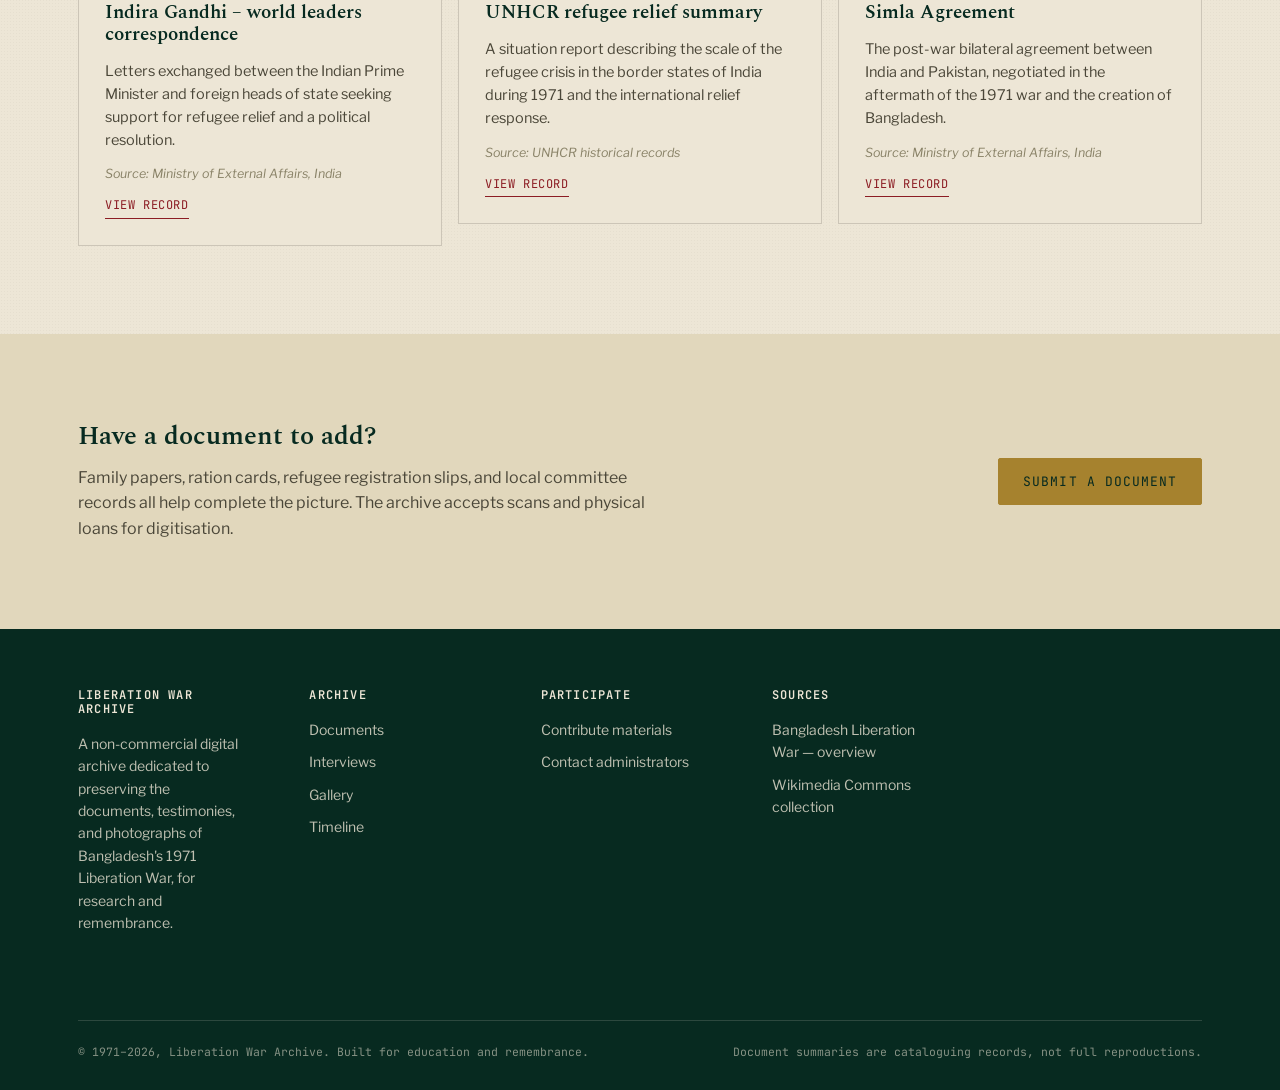
<file: documents.html>
<!DOCTYPE html>
<html lang="en">

<head>
    <meta charset="UTF-8">
    <meta name="viewport" content="width=device-width, initial-scale=1.0">
    <title>Documents — Liberation War Archive</title>
    <meta name="description"
        content="Catalog of historical documents from the 1971 Bangladesh Liberation War — declarations, treaties, and official correspondence.">

    <link rel="preconnect" href="https://fonts.googleapis.com">

    <link
        href="https://fonts.googleapis.com/css2?family=Spectral:wght@400;500;600;700&family=Libre+Franklin:wght@400;500;600;700&family=JetBrains+Mono:wght@400;500;600&family=Noto+Serif+Bengali:wght@400;600&display=swap"
        rel="stylesheet">

    <link href="https://cdn.jsdelivr.net/npm/bootstrap@5.3.0/dist/css/bootstrap.min.css" rel="stylesheet">
    <link rel="stylesheet" href="css/style.css">
</head>

<body>
    <a class="skip-link" href="#main">Skip to content</a>

    <header class="site-header">
        <nav class="navbar navbar-expand-lg navbar-dark">
            <div class="container">
                <a class="navbar-brand brand" href="index.html">
                    <span class="brand-mark"><svg viewBox="0 0 48 48" fill="none" xmlns="http://www.w3.org/2000/svg">
                            <circle cx="24" cy="24" r="10" fill="#C6A24C" />
                            <circle cx="24" cy="24" r="18" stroke="#C6A24C" stroke-width="1.5" />
                        </svg></span>
                    <span class="brand-text"><span class="bn bangla">মুক্তিযুদ্ধ আর্কাইভ</span><span
                            class="en">Liberation War Archive</span></span>
                </a>
                <button class="navbar-toggler nav-toggle" type="button" data-bs-toggle="collapse"
                    data-bs-target="#navbarNav" aria-controls="navbarNav" aria-label="Toggle navigation">
                    <span class="navbar-toggler-icon"></span>
                </button>
                <div class="collapse navbar-collapse" id="navbarNav">
                    <ul class="navbar-nav ms-auto main-nav">
                        <li class="nav-item"><a class="nav-link" href="index.html">Home</a></li>
                        <li class="nav-item"><a class="nav-link" href="documents.html">Documents</a></li>
                        <li class="nav-item"><a class="nav-link" href="interviews.html">Interviews</a></li>
                        <li class="nav-item"><a class="nav-link" href="gallery.html">Gallery</a></li>
                        <li class="nav-item"><a class="nav-link" href="about.html">History &amp; Timeline</a></li>
                        <li class="nav-item"><a class="nav-link" href="contact.html">Contribute</a></li>
                    </ul>
                </div>
            </div>
        </nav>
    </header>

    <div class="page-header">
        <div class="container">
            <div class="breadcrumb"><a href="index.html">Home</a> / Documents</div>
            <h1>The documents collection</h1>
            <p>Declarations, treaties, and official correspondence from 1971, catalogued by type, date, and relevance.
                Each entry links to a detailed record with description, publication date, and source information.</p>
        </div>
    </div>

    <main id="main">
        <section style="padding-top:48px;">
            <div class="container">

                <div class="toolbar" data-filter-group='[data-filter-group="[data-category]"]'>
                    <div class="filters" data-filter-group='.doc-card'>
                        <button class="filter-btn active" data-filter="all">All documents</button>
                        <button class="filter-btn" data-filter="declaration">Declarations</button>
                        <button class="filter-btn" data-filter="treaty">Treaties</button>
                        <button class="filter-btn" data-filter="correspondence">Correspondence</button>
                        <button class="filter-btn" data-filter="report">Reports &amp; testimony</button>
                    </div>
                    <div class="search-box">
                        <svg width="16" height="16" viewBox="0 0 24 24" fill="none" stroke="currentColor"
                            stroke-width="2">
                            <circle cx="11" cy="11" r="7" />
                            <path d="M21 21l-4.3-4.3" />
                        </svg>
                        <input type="search" placeholder="Search documents…" data-search-target=".doc-card"
                            aria-label="Search documents">
                    </div>
                </div>
                <p id="result-count" class="mono"
                    style="font-size:12px;color:var(--ink-faint);margin-top:-24px;margin-bottom:32px;"
                    aria-live="polite">12 items shown</p>

                <div class="row g-3">

                    <div class="col-lg-4 col-md-6 h-100">
                        <article class="doc-card" data-category="declaration">
                            <div class="doc-top"><span class="doc-type">Declaration</span><span class="doc-date mono">26
                                    Mar 1971</span></div>
                            <h3>Declaration of Independence</h3>
                            <p>The proclamation announcing the independence of Bangladesh, issued in the early hours of
                                26 March 1971 and broadcast by radio from Chittagong in the days that followed.</p>
                            <span class="doc-source">Source: Bangladesh National Archives</span>
                            <a class="doc-link" href="#">View record</a>
                        </article>
                    </div>

                    <div class="col-lg-4 col-md-6 h-100">
                        <article class="doc-card" data-category="declaration">
                            <div class="doc-top"><span class="doc-type">Declaration</span><span class="doc-date mono">17
                                    Apr 1971</span></div>
                            <h3>Mujibnagar Proclamation of Independence</h3>
                            <p>The formal proclamation read at Baidyanathtala, Meherpur, establishing the provisional
                                government of Bangladesh and naming its first leadership.</p>
                            <span class="doc-source">Source: Mujibnagar Government Records</span>
                            <a class="doc-link" href="#">View record</a>
                        </article>
                    </div>

                    <div class="col-lg-4 col-md-6 h-100">
                        <article class="doc-card" data-category="treaty">
                            <div class="doc-top"><span class="doc-type">Treaty</span><span class="doc-date mono">9 Aug
                                    1971</span></div>
                            <h3>Indo-Soviet Treaty of Peace, Friendship and Cooperation</h3>
                            <p>A twenty-year treaty between India and the Soviet Union, signed as regional tensions
                                escalated ahead of the war's final phase.</p>
                            <span class="doc-source">Source: Ministry of External Affairs, India</span>
                            <a class="doc-link" href="#">View record</a>
                        </article>
                    </div>

                    <div class="col-lg-4 col-md-6 h-100">
                        <article class="doc-card" data-category="treaty">
                            <div class="doc-top"><span class="doc-type">Treaty</span><span class="doc-date mono">16 Dec
                                    1971</span></div>
                            <h3>Instrument of Surrender</h3>
                            <p>The document signed at the Race Course Ground in Dhaka, formalising the surrender of
                                Pakistani forces to the Allied Command of India and Bangladesh.</p>
                            <span class="doc-source">Source: Liberation War Museum, Dhaka</span>
                            <a class="doc-link" href="#">View record</a>
                        </article>
                    </div>

                    <div class="col-lg-4 col-md-6 h-100">
                        <article class="doc-card" data-category="correspondence">
                            <div class="doc-top"><span class="doc-type">Correspondence</span><span
                                    class="doc-date mono">6 Apr 1971</span></div>
                            <h3>The Blood Telegram</h3>
                            <p>A dissent cable sent by U.S. diplomats in Dhaka to the State Department, describing the
                                unfolding violence and criticising the official American response.</p>
                            <span class="doc-source">Source: U.S. National Archives (declassified)</span>
                            <a class="doc-link" href="#">View record</a>
                        </article>
                    </div>

                    <div class="col-lg-4 col-md-6 h-100">
                        <article class="doc-card" data-category="correspondence">
                            <div class="doc-top"><span class="doc-type">Correspondence</span><span
                                    class="doc-date mono">Jul–Nov 1971</span></div>
                            <h3>Mujibnagar mission dispatches</h3>
                            <p>A set of internal cables and letters exchanged between the provisional government's
                                overseas missions during the diplomatic campaign for recognition.</p>
                            <span class="doc-source">Source: Mujibnagar Government Records</span>
                            <a class="doc-link" href="#">View record</a>
                        </article>
                    </div>

                    <div class="col-lg-4 col-md-6 h-100">
                        <article class="doc-card" data-category="report">
                            <div class="doc-top"><span class="doc-type">Report</span><span class="doc-date mono">Jun
                                    1971</span></div>
                            <h3>Genocide in East Pakistan — press dispatches</h3>
                            <p>A collection of contemporaneous news reports and photojournalism documenting the
                                humanitarian crisis and refugee flow into India.</p>
                            <span class="doc-source">Source: International press archives</span>
                            <a class="doc-link" href="#">View record</a>
                        </article>
                    </div>

                    <div class="col-lg-4 col-md-6 h-100">
                        <article class="doc-card" data-category="report">
                            <div class="doc-top"><span class="doc-type">Report</span><span
                                    class="doc-date mono">1972</span></div>
                            <h3>Hamoodur Rahman Commission — summary findings</h3>
                            <p>Excerpted findings from the official inquiry into the conduct and defeat of Pakistani
                                forces during the 1971 war.</p>
                            <span class="doc-source">Source: Government of Pakistan (declassified excerpts)</span>
                            <a class="doc-link" href="#">View record</a>
                        </article>
                    </div>

                    <div class="col-lg-4 col-md-6 h-100">
                        <article class="doc-card" data-category="declaration">
                            <div class="doc-top"><span class="doc-type">Declaration</span><span class="doc-date mono">7
                                    Mar 1971</span></div>
                            <h3>Race Course Ground address — transcript summary</h3>
                            <p>A cataloguing record and paraphrased summary of Sheikh Mujibur Rahman's address to a mass
                                gathering in Dhaka ahead of the crackdown.</p>
                            <span class="doc-source">Source: Bangladesh Betar (radio) archive</span>
                            <a class="doc-link" href="#">View record</a>
                        </article>
                    </div>

                    <div class="col-lg-4 col-md-6 h-100">
                        <article class="doc-card" data-category="correspondence">
                            <div class="doc-top"><span class="doc-type">Correspondence</span><span
                                    class="doc-date mono">Aug 1971</span></div>
                            <h3>Indira Gandhi – world leaders correspondence</h3>
                            <p>Letters exchanged between the Indian Prime Minister and foreign heads of state seeking
                                support for refugee relief and a political resolution.</p>
                            <span class="doc-source">Source: Ministry of External Affairs, India</span>
                            <a class="doc-link" href="#">View record</a>
                        </article>
                    </div>

                    <div class="col-lg-4 col-md-6 h-100">
                        <article class="doc-card" data-category="report">
                            <div class="doc-top"><span class="doc-type">Report</span><span
                                    class="doc-date mono">1972</span></div>
                            <h3>UNHCR refugee relief summary</h3>
                            <p>A situation report describing the scale of the refugee crisis in the border states of
                                India during 1971 and the international relief response.</p>
                            <span class="doc-source">Source: UNHCR historical records</span>
                            <a class="doc-link" href="#">View record</a>
                        </article>
                    </div>

                    <div class="col-lg-4 col-md-6 h-100">
                        <article class="doc-card" data-category="treaty">
                            <div class="doc-top"><span class="doc-type">Treaty</span><span
                                    class="doc-date mono">1972</span></div>
                            <h3>Simla Agreement</h3>
                            <p>The post-war bilateral agreement between India and Pakistan, negotiated in the aftermath
                                of the 1971 war and the creation of Bangladesh.</p>
                            <span class="doc-source">Source: Ministry of External Affairs, India</span>
                            <a class="doc-link" href="#">View record</a>
                        </article>
                    </div>

                </div>
            </div>
        </section>

        <section class="bg-well">
            <div class="container"
                style="display:flex;gap:28px;align-items:center;flex-wrap:wrap;justify-content:space-between;">
                <div style="max-width:600px;">
                    <h2 style="font-size:26px;">Have a document to add?</h2>
                    <p style="color:var(--ink-soft);margin:0;">Family papers, ration cards, refugee registration slips,
                        and local committee records all help complete the picture. The archive accepts scans and
                        physical loans for digitisation.</p>
                </div>
                <a class="btn btn-brass" href="contact.html">Submit a document</a>
            </div>
        </section>
    </main>

    <footer>
        <div class="container">
            <div class="row footer-grid">
                <div class="col-lg-2 col-md-6 mb-4">
                    <h4>Liberation War Archive</h4>
                    <p style="max-width:34ch;font-size:14px;">A non-commercial digital archive dedicated to preserving
                        the documents, testimonies, and photographs of Bangladesh's 1971 Liberation War, for research
                        and remembrance.</p>
                </div>
                <div class="col-lg-2 col-md-6 mb-4">
                    <h4>Archive</h4>
                    <ul class="list-unstyled">
                        <li><a href="documents.html">Documents</a></li>
                        <li><a href="interviews.html">Interviews</a></li>
                        <li><a href="gallery.html">Gallery</a></li>
                        <li><a href="about.html">Timeline</a></li>
                    </ul>
                </div>
                <div class="col-lg-2 col-md-6 mb-4">
                    <h4>Participate</h4>
                    <ul class="list-unstyled">
                        <li><a href="contact.html">Contribute materials</a></li>
                        <li><a href="contact.html">Contact administrators</a></li>
                    </ul>
                </div>
                <div class="col-lg-2 col-md-6 mb-4">
                    <h4>Sources</h4>
                    <ul class="list-unstyled">
                        <li><a href="https://en.wikipedia.org/wiki/Bangladesh_Liberation_War" target="_blank"
                                rel="noopener">Bangladesh Liberation War — overview</a></li>
                        <li><a href="https://commons.wikimedia.org/wiki/Category:Bangladesh_Liberation_War"
                                target="_blank" rel="noopener">Wikimedia Commons collection</a></li>
                    </ul>
                </div>
            </div>
            <div class="footer-bottom">
                <span>© 1971–2026, Liberation War Archive. Built for education and remembrance.</span>
                <span>Document summaries are cataloguing records, not full reproductions.</span>
            </div>
        </div>
    </footer>

    <script src="https://cdn.jsdelivr.net/npm/bootstrap@5.3.0/dist/js/bootstrap.bundle.min.js"></script>
    <script src="js/main.js"></script>
</body>

</html>
</file>
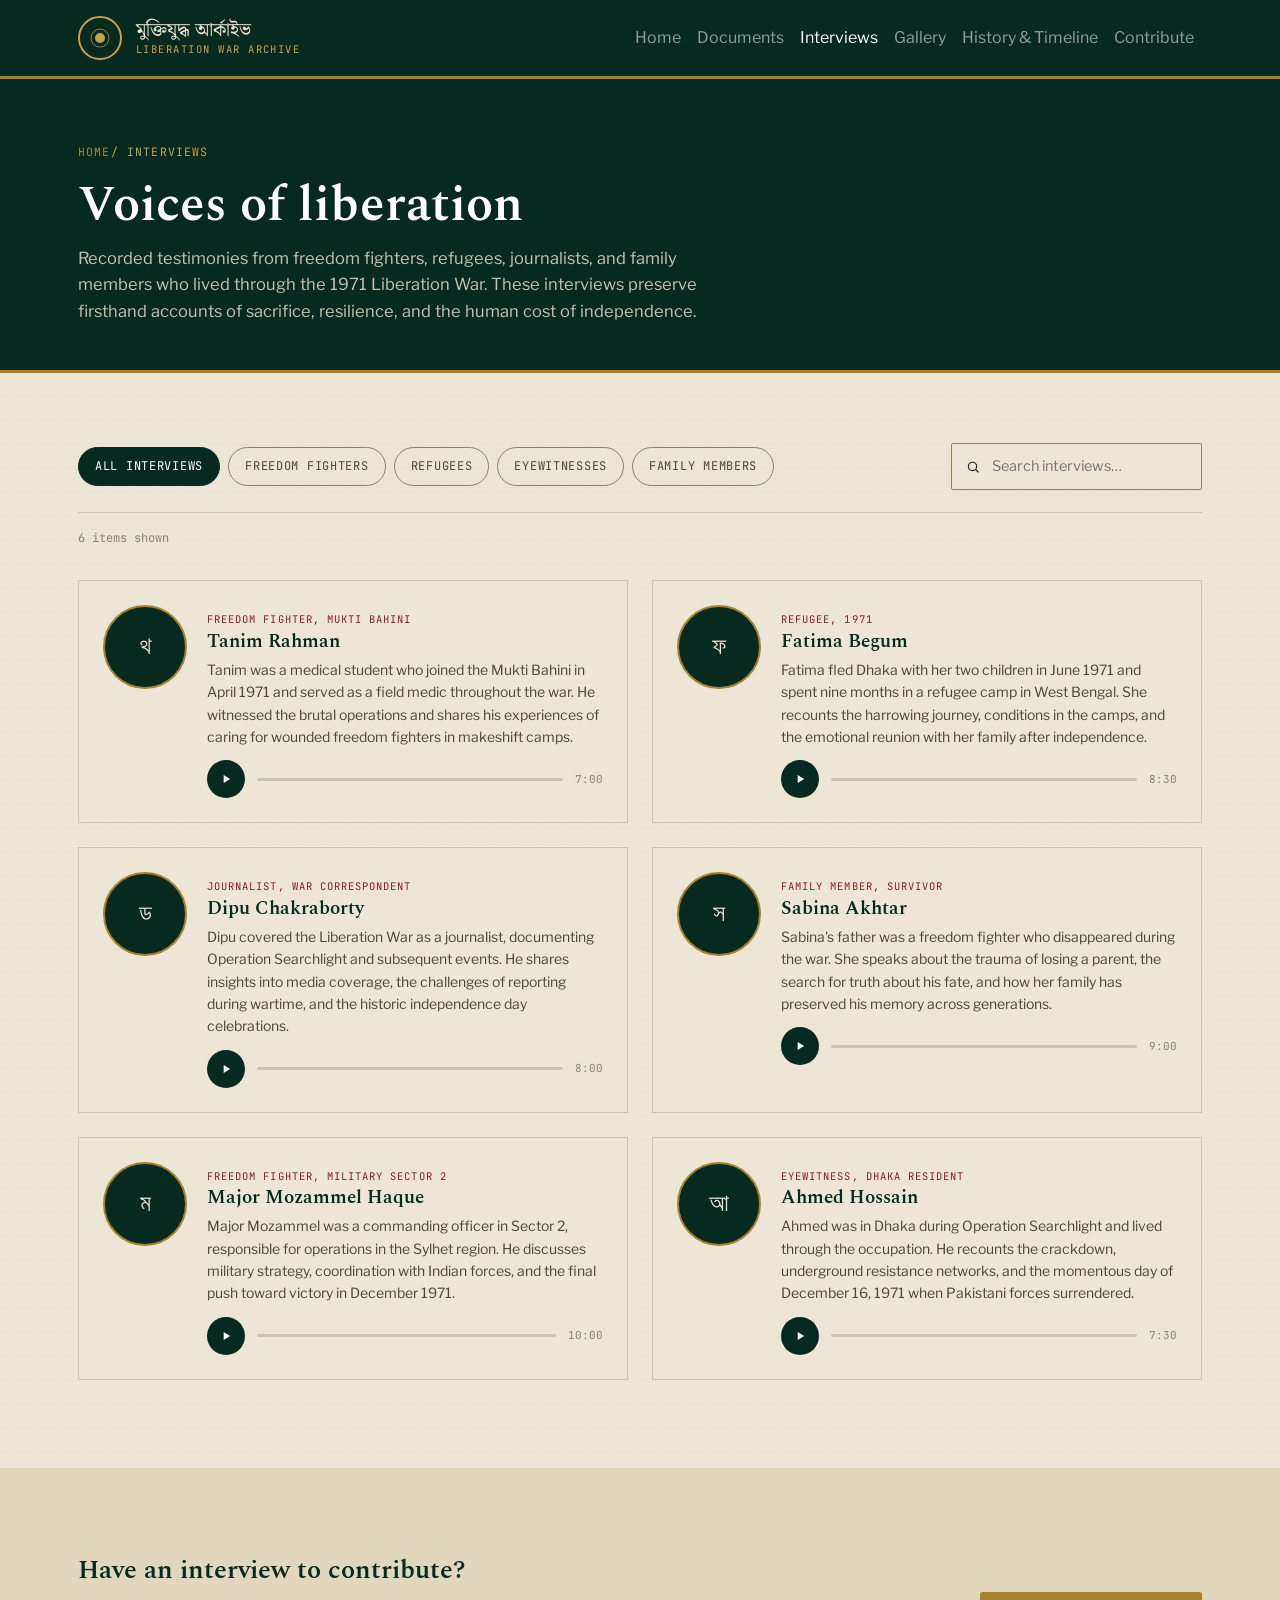
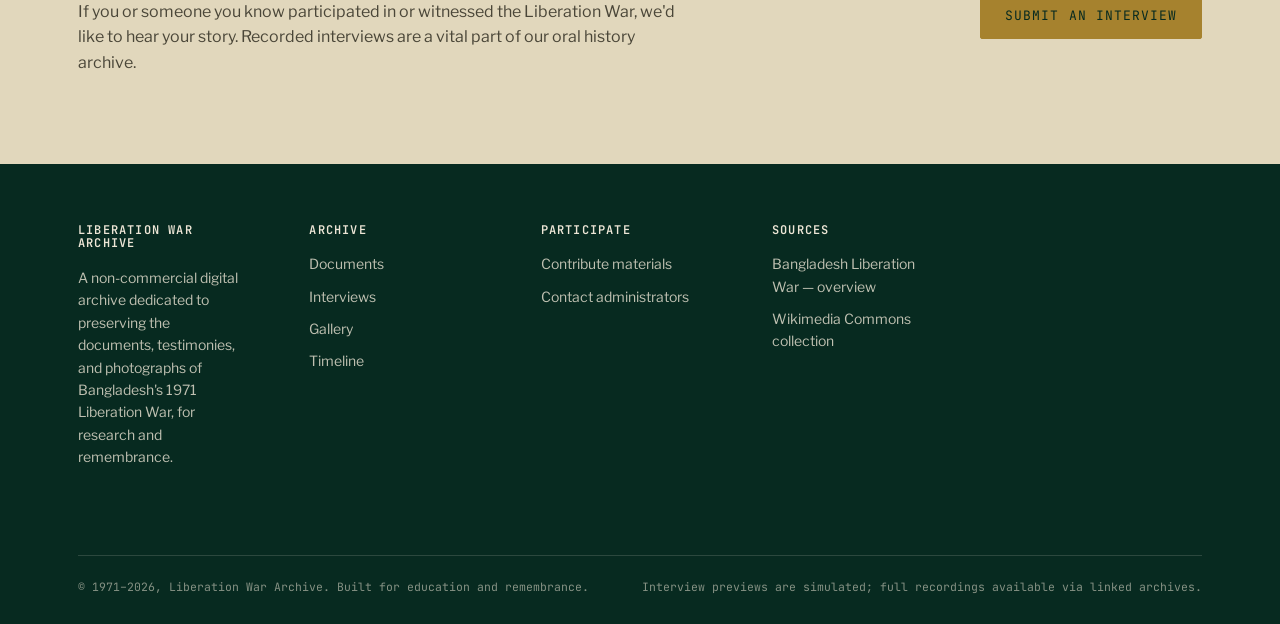
<file: interviews.html>
<!DOCTYPE html>
<html lang="en">
<head>
<meta charset="UTF-8">
<meta name="viewport" content="width=device-width, initial-scale=1.0">
<title>Interviews — Liberation War Archive</title>
<meta name="description" content="Recorded testimonies from freedom fighters, refugees, and eyewitnesses of the 1971 Bangladesh Liberation War.">

<link rel="preconnect" href="https://fonts.googleapis.com">

<link href="https://fonts.googleapis.com/css2?family=Spectral:wght@400;500;600;700&family=Libre+Franklin:wght@400;500;600;700&family=JetBrains+Mono:wght@400;500;600&family=Noto+Serif+Bengali:wght@400;600&display=swap" rel="stylesheet">

<link href="https://cdn.jsdelivr.net/npm/bootstrap@5.3.0/dist/css/bootstrap.min.css" rel="stylesheet">
<link rel="stylesheet" href="css/style.css">
</head>
<body>
<a class="skip-link" href="#main">Skip to content</a>

<header class="site-header">
  <nav class="navbar navbar-expand-lg navbar-dark">
    <div class="container">
      <a class="navbar-brand brand" href="index.html">
        <span class="brand-mark"><svg viewBox="0 0 48 48" fill="none" xmlns="http://www.w3.org/2000/svg"><circle cx="24" cy="24" r="10" fill="#C6A24C"/><circle cx="24" cy="24" r="18" stroke="#C6A24C" stroke-width="1.5"/></svg></span>
        <span class="brand-text"><span class="bn bangla">মুক্তিযুদ্ধ আর্কাইভ</span><span class="en">Liberation War Archive</span></span>
      </a>
      <button class="navbar-toggler nav-toggle" type="button" data-bs-toggle="collapse" data-bs-target="#navbarNav" aria-controls="navbarNav" aria-label="Toggle navigation">
        <span class="navbar-toggler-icon"></span>
      </button>
      <div class="collapse navbar-collapse" id="navbarNav">
        <ul class="navbar-nav ms-auto main-nav">
          <li class="nav-item"><a class="nav-link" href="index.html">Home</a></li>
          <li class="nav-item"><a class="nav-link" href="documents.html">Documents</a></li>
          <li class="nav-item"><a class="nav-link" href="interviews.html">Interviews</a></li>
          <li class="nav-item"><a class="nav-link" href="gallery.html">Gallery</a></li>
          <li class="nav-item"><a class="nav-link" href="about.html">History &amp; Timeline</a></li>
          <li class="nav-item"><a class="nav-link" href="contact.html">Contribute</a></li>
        </ul>
      </div>
    </div>
  </nav>
</header>

<div class="page-header">
  <div class="container">
    <div class="breadcrumb"><a href="index.html">Home</a> / Interviews</div>
    <h1>Voices of liberation</h1>
    <p>Recorded testimonies from freedom fighters, refugees, journalists, and family members who lived through the 1971 Liberation War. These interviews preserve firsthand accounts of sacrifice, resilience, and the human cost of independence.</p>
  </div>
</div>

<main id="main">
  <section style="padding-top:48px;">
    <div class="container">

      <div class="toolbar">
        <div class="filters">
          <button class="filter-btn active" data-filter="all">All interviews</button>
          <button class="filter-btn" data-filter="fighter">Freedom Fighters</button>
          <button class="filter-btn" data-filter="refugee">Refugees</button>
          <button class="filter-btn" data-filter="witness">Eyewitnesses</button>
          <button class="filter-btn" data-filter="family">Family Members</button>
        </div>
        <div class="search-box">
          <svg width="16" height="16" viewBox="0 0 24 24" fill="none" stroke="currentColor" stroke-width="2"><circle cx="11" cy="11" r="7"/><path d="M21 21l-4.3-4.3"/></svg>
          <input type="search" placeholder="Search interviews…" data-search-target=".interview-card" aria-label="Search interviews">
        </div>
      </div>
      <p id="result-count" class="mono" style="font-size:12px;color:var(--ink-faint);margin-top:-24px;margin-bottom:32px;" aria-live="polite">6 items shown</p>

      <div class="interview-grid">

        <article class="interview-card" data-category="fighter">
          <div class="avatar-fallback">থ</div>
          <div>
            <span class="role">Freedom Fighter, Mukti Bahini</span>
            <h3>Tanim Rahman</h3>
            <p>Tanim was a medical student who joined the Mukti Bahini in April 1971 and served as a field medic throughout the war. He witnessed the brutal operations and shares his experiences of caring for wounded freedom fighters in makeshift camps.</p>
            <div class="play-row">
              <button class="play-btn" data-duration="420" aria-label="Play interview preview"><svg width="14" height="14" viewBox="0 0 24 24" fill="currentColor"><path d="M8 5v14l11-7z"/></svg></button>
              <div class="progress"><span></span></div>
              <span class="duration mono">7:00</span>
            </div>
          </div>
        </article>

        <article class="interview-card" data-category="refugee">
          <div class="avatar-fallback">ফ</div>
          <div>
            <span class="role">Refugee, 1971</span>
            <h3>Fatima Begum</h3>
            <p>Fatima fled Dhaka with her two children in June 1971 and spent nine months in a refugee camp in West Bengal. She recounts the harrowing journey, conditions in the camps, and the emotional reunion with her family after independence.</p>
            <div class="play-row">
              <button class="play-btn" data-duration="510" aria-label="Play interview preview"><svg width="14" height="14" viewBox="0 0 24 24" fill="currentColor"><path d="M8 5v14l11-7z"/></svg></button>
              <div class="progress"><span></span></div>
              <span class="duration mono">8:30</span>
            </div>
          </div>
        </article>

        <article class="interview-card" data-category="witness">
          <div class="avatar-fallback">ড</div>
          <div>
            <span class="role">Journalist, War Correspondent</span>
            <h3>Dipu Chakraborty</h3>
            <p>Dipu covered the Liberation War as a journalist, documenting Operation Searchlight and subsequent events. He shares insights into media coverage, the challenges of reporting during wartime, and the historic independence day celebrations.</p>
            <div class="play-row">
              <button class="play-btn" data-duration="480" aria-label="Play interview preview"><svg width="14" height="14" viewBox="0 0 24 24" fill="currentColor"><path d="M8 5v14l11-7z"/></svg></button>
              <div class="progress"><span></span></div>
              <span class="duration mono">8:00</span>
            </div>
          </div>
        </article>

        <article class="interview-card" data-category="family">
          <div class="avatar-fallback">স</div>
          <div>
            <span class="role">Family Member, Survivor</span>
            <h3>Sabina Akhtar</h3>
            <p>Sabina's father was a freedom fighter who disappeared during the war. She speaks about the trauma of losing a parent, the search for truth about his fate, and how her family has preserved his memory across generations.</p>
            <div class="play-row">
              <button class="play-btn" data-duration="540" aria-label="Play interview preview"><svg width="14" height="14" viewBox="0 0 24 24" fill="currentColor"><path d="M8 5v14l11-7z"/></svg></button>
              <div class="progress"><span></span></div>
              <span class="duration mono">9:00</span>
            </div>
          </div>
        </article>

        <article class="interview-card" data-category="fighter">
          <div class="avatar-fallback">ম</div>
          <div>
            <span class="role">Freedom Fighter, Military Sector 2</span>
            <h3>Major Mozammel Haque</h3>
            <p>Major Mozammel was a commanding officer in Sector 2, responsible for operations in the Sylhet region. He discusses military strategy, coordination with Indian forces, and the final push toward victory in December 1971.</p>
            <div class="play-row">
              <button class="play-btn" data-duration="600" aria-label="Play interview preview"><svg width="14" height="14" viewBox="0 0 24 24" fill="currentColor"><path d="M8 5v14l11-7z"/></svg></button>
              <div class="progress"><span></span></div>
              <span class="duration mono">10:00</span>
            </div>
          </div>
        </article>

        <article class="interview-card" data-category="witness">
          <div class="avatar-fallback">আ</div>
          <div>
            <span class="role">Eyewitness, Dhaka Resident</span>
            <h3>Ahmed Hossain</h3>
            <p>Ahmed was in Dhaka during Operation Searchlight and lived through the occupation. He recounts the crackdown, underground resistance networks, and the momentous day of December 16, 1971 when Pakistani forces surrendered.</p>
            <div class="play-row">
              <button class="play-btn" data-duration="450" aria-label="Play interview preview"><svg width="14" height="14" viewBox="0 0 24 24" fill="currentColor"><path d="M8 5v14l11-7z"/></svg></button>
              <div class="progress"><span></span></div>
              <span class="duration mono">7:30</span>
            </div>
          </div>
        </article>

      </div>
    </div>
  </section>

  <section class="bg-well">
    <div class="container" style="display:flex;gap:28px;align-items:center;flex-wrap:wrap;justify-content:space-between;">
      <div style="max-width:56ch;">
        <h2 style="font-size:26px;">Have an interview to contribute?</h2>
        <p style="color:var(--ink-soft);margin:0;">If you or someone you know participated in or witnessed the Liberation War, we'd like to hear your story. Recorded interviews are a vital part of our oral history archive.</p>
      </div>
      <a class="btn btn-brass" href="contact.html">Submit an interview</a>
    </div>
  </section>
</main>

<footer>
  <div class="container">
    <div class="row footer-grid">
      <div class="col-lg-2 col-md-6 mb-4">
        <h4>Liberation War Archive</h4>
        <p style="max-width:34ch;font-size:14px;">A non-commercial digital archive dedicated to preserving the documents, testimonies, and photographs of Bangladesh's 1971 Liberation War, for research and remembrance.</p>
      </div>
      <div class="col-lg-2 col-md-6 mb-4">
        <h4>Archive</h4>
        <ul class="list-unstyled">
          <li><a href="documents.html">Documents</a></li>
          <li><a href="interviews.html">Interviews</a></li>
          <li><a href="gallery.html">Gallery</a></li>
          <li><a href="about.html">Timeline</a></li>
        </ul>
      </div>
      <div class="col-lg-2 col-md-6 mb-4">
        <h4>Participate</h4>
        <ul class="list-unstyled">
          <li><a href="contact.html">Contribute materials</a></li>
          <li><a href="contact.html">Contact administrators</a></li>
        </ul>
      </div>
      <div class="col-lg-2 col-md-6 mb-4">
        <h4>Sources</h4>
        <ul class="list-unstyled">
          <li><a href="https://en.wikipedia.org/wiki/Bangladesh_Liberation_War" target="_blank" rel="noopener">Bangladesh Liberation War — overview</a></li>
          <li><a href="https://commons.wikimedia.org/wiki/Category:Bangladesh_Liberation_War" target="_blank" rel="noopener">Wikimedia Commons collection</a></li>
        </ul>
      </div>
    </div>
    <div class="footer-bottom">
      <span>© 1971–2026, Liberation War Archive. Built for education and remembrance.</span>
      <span>Interview previews are simulated; full recordings available via linked archives.</span>
    </div>
  </div>
</footer>

<script src="https://cdn.jsdelivr.net/npm/bootstrap@5.3.0/dist/js/bootstrap.bundle.min.js"></script>
<script src="js/main.js"></script>
</body>
</html>
</file>
<file: css/style.css>
/* =========================================================
   LIBERATION WAR ARCHIVE — design system
   Palette:
     --paper       #EDE6D6  aged document paper
     --paper-dark  #E1D7BC  recessed paper / card wells
     --ink         #201D17  near-black warm ink
     --ink-soft    #4A4638  secondary ink (captions, meta)
     --green       #0B3D2E  bottle green (primary / flag)
     --green-deep  #072A20  shadows, header
     --red         #8C1D24  muted blood red (flag / accent)
     --brass       #A6822E  brass stamp / seal
   Type:
     Display  — 'Spectral' (serif, gravitas)
     Body     — 'Libre Franklin' (humanist sans)
     Mono     — 'JetBrains Mono' (stamps, dates, meta)
     Bangla   — 'Noto Serif Bengali'
   ========================================================= */

:root {
  --paper: #ede6d6;
  --paper-dark: #e1d7bc;
  --paper-deep: #d8cba8;
  --ink: #201d17;
  --ink-soft: #4a4638;
  --ink-faint: #8a8368;
  --green: #0b3d2e;
  --green-deep: #072a20;
  --green-light: #1c5c45;
  --red: #8c1d24;
  --red-deep: #661318;
  --brass: #a6822e;
  --brass-light: #c6a24c;
  --line: rgba(32, 29, 23, 0.16);
  --shadow: 0 12px 30px -14px rgba(7, 42, 32, 0.35);
  --radius: 2px;
  --container: 1180px;
}

*,
*::before,
*::after {
  box-sizing: border-box;
}
html {
  scroll-behavior: smooth;
}
body {
  margin: 0;
  background: var(--paper);
  color: var(--ink);
  font-family: "Libre Franklin", system-ui, sans-serif;
  font-size: 16px;
  line-height: 1.6;
  -webkit-font-smoothing: antialiased;
}

/* subtle paper texture via layered gradients */
body {
  background-image:
    radial-gradient(rgba(32, 29, 23, 0.035) 1px, transparent 1px),
    linear-gradient(180deg, var(--paper), var(--paper));
  background-size:
    3px 3px,
    auto;
}

img {
  max-width: 100%;
  display: block;
}
a {
  color: inherit;
  text-decoration: none;
}
h1,
h2,
h3,
h4 {
  font-family: "Spectral", Georgia, serif;
  font-weight: 600;
  line-height: 1.15;
  margin: 0 0 0.5em;
  color: var(--green-deep);
}
p {
  margin: 0 0 1em;
}
.container {
  max-width: var(--container);
  margin: 0 auto;
  padding: 0 28px;
}
.bangla {
  font-family: "Noto Serif Bengali", serif;
}
.mono {
  font-family: "JetBrains Mono", monospace;
}

:focus-visible {
  outline: 3px solid var(--brass);
  outline-offset: 2px;
}

@media (prefers-reduced-motion: reduce) {
  * {
    animation-duration: 0.01ms !important;
    animation-iteration-count: 1 !important;
    transition-duration: 0.01ms !important;
    scroll-behavior: auto !important;
  }
}

/* ---------- eyebrow / labels ---------- */
.eyebrow {
  display: inline-flex;
  align-items: center;
  gap: 0.6em;
  font-family: "JetBrains Mono", monospace;
  font-size: 12px;
  letter-spacing: 0.16em;
  text-transform: uppercase;
  color: var(--red);
  margin-bottom: 14px;
}
.eyebrow::before {
  content: "";
  width: 22px;
  height: 1px;
  background: var(--red);
  display: inline-block;
}

/* ---------- header with Bootstrap navbar ---------- */
.site-header {
  position: sticky;
  top: 0;
  z-index: 100;
  background: var(--green-deep) !important;
  color: var(--paper);
  border-bottom: 3px solid var(--brass);
  padding: 0 !important;
}
.site-header .navbar {
  padding: 0 !important;
  height: 76px;
  display: flex;
  align-items: center;
}
.site-header .container {
  display: flex;
  align-items: center;
  justify-content: space-between;
}
.brand {
  display: flex;
  align-items: center;
  gap: 14px;
  text-decoration: none;
  color: inherit;
}
.brand-mark {
  width: 44px;
  height: 44px;
  border-radius: 50%;
  border: 2px solid var(--brass-light);
  display: flex;
  align-items: center;
  justify-content: center;
  flex: none;
}
.brand-mark svg {
  width: 24px;
  height: 24px;
}
.brand-text {
  display: flex;
  flex-direction: column;
  line-height: 1.2;
}
.brand-text .bn {
  font-family: "Noto Serif Bengali", serif;
  font-size: 19px;
  color: var(--paper);
}
.brand-text .en {
  font-family: "JetBrains Mono", monospace;
  font-size: 10.5px;
  letter-spacing: 0.14em;
  text-transform: uppercase;
  color: var(--brass-light);
}
nav.main-nav {
  display: flex !important;
}
nav.main-nav ul {
  list-style: none;
  display: flex;
  gap: 2px;
  margin: 0;
  padding: 0;
}
nav.main-nav .nav-link {
  display: block;
  padding: 10px 16px !important;
  font-size: 14.5px;
  letter-spacing: 0.02em;
  color: var(--paper) !important;
  opacity: 0.85;
  border-bottom: 2px solid transparent;
  transition: opacity 0.2s, border-color 0.2s;
}
nav.main-nav .nav-link:hover {
  opacity: 1;
}
nav.main-nav .nav-link.active {
  opacity: 1;
  border-color: var(--brass-light);
  color: #fff !important;
}
.navbar-toggler {
  border: 1px solid var(--brass-light) !important;
  padding: 8px 10px !important;
  font-size: 20px !important;
}
.navbar-toggler-icon {
  background-image: url("data:image/svg+xml,%3csvg xmlns='http://www.w3.org/2000/svg' viewBox='0 0 30 30'%3e%3cpath stroke='%23c6a24c' stroke-linecap='round' stroke-miterlimit='10' stroke-width='2' d='M4 7h22M4 15h22M4 23h22'/%3e%3c/svg%3e") !important;
}

/* ---------- buttons ---------- */
.btn {
  display: inline-flex;
  align-items: center;
  gap: 10px;
  font-family: "JetBrains Mono", monospace;
  font-size: 13px;
  letter-spacing: 0.08em;
  text-transform: uppercase;
  padding: 13px 24px;
  border: 1.5px solid var(--green-deep);
  background: var(--green-deep);
  color: var(--paper);
  cursor: pointer;
  border-radius: 2px;
  transition:
    transform 0.15s,
    background 0.2s,
    color 0.2s;
}
.btn:hover {
  transform: translateY(-2px);
  background: var(--green);
}
.btn-outline {
  background: transparent;
  color: var(--green-deep);
}
.btn-outline:hover {
  background: var(--green-deep);
  color: var(--paper);
}
.btn-brass {
  background: var(--brass);
  border-color: var(--brass);
  color: var(--green-deep);
}
.btn-brass:hover {
  background: var(--brass-light);
}
.btn[disabled] {
  opacity: 0.5;
  cursor: not-allowed;
  transform: none;
}

/* ---------- hero ---------- */
.hero {
  position: relative;
  color: var(--paper);
  background: var(--green-deep);
  min-height: 88vh;
  display: flex;
  align-items: flex-end;
  overflow: hidden;
}
.hero-media {
  position: absolute;
  inset: 0;
}
.hero-media img {
  width: 100%;
  height: 100%;
  object-fit: cover;
  opacity: 0.55;
}
.hero-media::after {
  content: "";
  position: absolute;
  inset: 0;
  background: linear-gradient(
    180deg,
    rgba(7, 42, 32, 0.35) 0%,
    rgba(7, 42, 32, 0.55) 55%,
    rgba(7, 42, 32, 0.96) 100%
  );
}
.hero-content {
  position: relative;
  padding: 120px 0 76px;
}
.hero-dates {
  font-family: "JetBrains Mono", monospace;
  letter-spacing: 0.14em;
  color: var(--brass-light);
  font-size: 13px;
  margin-bottom: 18px;
  text-transform: uppercase;
}
.hero h1 {
  color: #fff;
  font-size: clamp(38px, 6vw, 74px);
  max-width: 14ch;
  margin-bottom: 0.25em;
}
.hero .bangla-line {
  font-family: "Noto Serif Bengali", serif;
  font-size: clamp(20px, 2.6vw, 28px);
  color: var(--brass-light);
  margin-bottom: 20px;
  display: block;
}
.hero p.lede {
  max-width: 56ch;
  font-size: 18px;
  color: rgba(237, 230, 214, 0.88);
}
.hero-actions {
  display: flex;
  gap: 16px;
  margin-top: 32px;
  flex-wrap: wrap;
}

/* ---------- stamp / seal — signature element ---------- */
.stamp {
  --stamp-color: var(--red);
  width: 112px;
  height: 112px;
  border-radius: 50%;
  border: 2px solid var(--stamp-color);
  position: relative;
  flex: none;
  display: flex;
  align-items: center;
  justify-content: center;
  color: var(--stamp-color);
  transform: rotate(-8deg);
  opacity: 0.9;
}
.stamp::before {
  content: "";
  position: absolute;
  inset: 6px;
  border: 1px solid var(--stamp-color);
  border-radius: 50%;
}
.stamp-text {
  font-family: "JetBrains Mono", monospace;
  font-size: 8.5px;
  letter-spacing: 0.06em;
  text-transform: uppercase;
  text-align: center;
  line-height: 1.4;
  padding: 0 10px;
}
.stamp-text b {
  display: block;
  font-size: 9.5px;
}

/* ---------- sections ---------- */
section {
  padding: 88px 0;
}
.section-head {
  max-width: 640px;
  margin-bottom: 52px;
}
.section-head p {
  color: var(--ink-soft);
  font-size: 17px;
}
.bg-deep {
  background: var(--green-deep);
  color: var(--paper);
}
.bg-deep h2,
.bg-deep h3 {
  color: var(--paper);
}
.bg-well {
  background: var(--paper-dark);
}

/* ---------- stats / folder tabs (Bootstrap rows) ---------- */
.stats {
  display: grid;
  grid-template-columns: repeat(4, 1fr);
  gap: 1px;
  background: var(--line);
  border: 1px solid var(--line);
}
.stats.row {
  display: flex;
  gap: 0;
  background: transparent;
  border: transparent;
}
.stats .col-md-3 {
  gap: 1px;
  background: var(--line);
}
.stat {
  background: var(--paper);
  padding: 30px 24px;
  position: relative;
  border: 1px solid var(--line);
}
.stats.row .stat {
  flex: 1;
  border: 1px solid var(--line);
}
.stat .num {
  font-family: "Spectral", serif;
  font-weight: 600;
  font-size: 44px;
  color: var(--red);
  line-height: 1;
}
.stat .label {
  font-family: "JetBrains Mono", monospace;
  font-size: 11.5px;
  letter-spacing: 0.1em;
  text-transform: uppercase;
  color: var(--ink-soft);
  margin-top: 10px;
}
@media (max-width: 760px) {
  .stats {
    grid-template-columns: repeat(2, 1fr);
  }
}

/* ---------- feature cards (with Bootstrap) ---------- */
.grid-3 {
  display: grid;
  grid-template-columns: repeat(3, 1fr);
  gap: 2px;
  background: var(--line);
  border: 1px solid var(--line);
}
.grid-3.row {
  display: flex;
  gap: 1rem;
  background: transparent;
  border: transparent;
}
@media (max-width: 900px) {
  .grid-3 {
    grid-template-columns: 1fr;
  }
  .grid-3.row {
    flex-direction: column;
  }
}
.feature-card {
  background: var(--paper);
  padding: 0;
  display: flex;
  flex-direction: column;
  transition: transform 0.25s ease;
  border: 1px solid var(--line) !important;
  text-decoration: none;
  color: inherit;
}
.feature-card.card {
  border: 1px solid var(--line) !important;
}
.feature-card:hover {
  transform: translateY(-4px);
}
.feature-card .thumb {
  aspect-ratio: 4/3;
  overflow: hidden;
  position: relative;
}
.feature-card .thumb img {
  width: 100%;
  height: 100%;
  object-fit: cover;
  transition: transform 0.4s ease;
}
.feature-card:hover .thumb img {
  transform: scale(1.05);
}
.feature-card .body {
  padding: 26px 26px 30px;
  flex: 1;
  display: flex;
  flex-direction: column;
}
.feature-card .tag {
  font-family: "JetBrains Mono", monospace;
  font-size: 11px;
  letter-spacing: 0.12em;
  text-transform: uppercase;
  color: var(--red);
  margin-bottom: 10px;
}
.feature-card h3 {
  font-size: 22px;
  margin-bottom: 10px;
}
.feature-card p {
  color: var(--ink-soft);
  font-size: 15px;
  flex: 1;
}
.feature-card .go {
  margin-top: 14px;
  font-family: "JetBrains Mono", monospace;
  font-size: 12.5px;
  letter-spacing: 0.06em;
  color: var(--green-deep);
  text-transform: uppercase;
}

/* ---------- timeline ---------- */
.timeline {
  position: relative;
  margin-top: 20px;
  padding-left: 36px;
  border-left: 2px solid var(--line);
}
.timeline-item {
  position: relative;
  padding-bottom: 44px;
}
.timeline-item:last-child {
  padding-bottom: 0;
}
.timeline-item::before {
  content: "";
  position: absolute;
  left: -44px;
  top: 4px;
  width: 14px;
  height: 14px;
  border-radius: 50%;
  background: var(--paper);
  border: 3px solid var(--red);
}
.timeline-item .date {
  font-family: "JetBrains Mono", monospace;
  font-size: 12.5px;
  color: var(--red);
  letter-spacing: 0.06em;
  text-transform: uppercase;
  margin-bottom: 6px;
}
.timeline-item h4 {
  font-size: 20px;
  margin-bottom: 6px;
}
.timeline-item p {
  color: var(--ink-soft);
  margin: 0;
  max-width: 60ch;
}

/* ---------- quote block ---------- */
.quote-block {
  border-top: 1px solid rgba(237, 230, 214, 0.22);
  border-bottom: 1px solid rgba(237, 230, 214, 0.22);
  padding: 56px 0;
  text-align: center;
}
.quote-block blockquote {
  font-family: "Spectral", serif;
  font-style: italic;
  font-size: clamp(22px, 3vw, 32px);
  max-width: 44ch;
  margin: 0 auto 18px;
  color: #fff;
}
.quote-block cite {
  font-family: "JetBrains Mono", monospace;
  font-size: 12.5px;
  letter-spacing: 0.1em;
  text-transform: uppercase;
  color: var(--brass-light);
  font-style: normal;
}

/* ---------- page header (interior pages) ---------- */
.page-header {
  background: var(--green-deep);
  color: var(--paper);
  padding: 64px 0 46px;
  border-bottom: 3px solid var(--brass);
}
.page-header h1 {
  color: #fff;
  font-size: clamp(32px, 4.5vw, 50px);
  margin-bottom: 0.2em;
}
.page-header p {
  color: rgba(237, 230, 214, 0.82);
  max-width: 60ch;
  font-size: 16.5px;
  margin-bottom: 0;
}
.breadcrumb {
  font-family: "JetBrains Mono", monospace;
  font-size: 11.5px;
  letter-spacing: 0.1em;
  text-transform: uppercase;
  color: var(--brass-light);
  margin-bottom: 16px;
}
.breadcrumb a {
  opacity: 0.8;
}
.breadcrumb a:hover {
  opacity: 1;
  text-decoration: underline;
}

/* ---------- toolbar (filters + search) ---------- */
.toolbar {
  display: flex;
  flex-wrap: wrap;
  gap: 18px;
  align-items: center;
  justify-content: space-between;
  padding: 22px 0;
  border-bottom: 1px solid var(--line);
  margin-bottom: 40px;
}
.filters {
  display: flex;
  gap: 8px;
  flex-wrap: wrap;
}
.filter-btn {
  font-family: "JetBrains Mono", monospace;
  font-size: 12px;
  letter-spacing: 0.06em;
  text-transform: uppercase;
  padding: 9px 16px;
  border: 1px solid var(--ink-faint);
  background: transparent;
  color: var(--ink-soft);
  cursor: pointer;
  border-radius: 20px;
  transition: all 0.2s;
}
.filter-btn:hover {
  border-color: var(--green-deep);
  color: var(--green-deep);
}
.filter-btn.active {
  background: var(--green-deep);
  border-color: var(--green-deep);
  color: #fff;
}
.search-box {
  display: flex;
  align-items: center;
  gap: 10px;
  border: 1px solid var(--ink-faint);
  padding: 10px 14px;
  min-width: 240px;
  background: var(--paper);
  border-radius: 2px;
}
.search-box input {
  border: none;
  background: none;
  outline: none;
  font-family: "Libre Franklin", sans-serif;
  font-size: 14.5px;
  width: 100%;
  color: var(--ink);
}

/* ---------- document cards (with Bootstrap grid) ---------- */
.doc-grid {
  display: grid;
  grid-template-columns: repeat(3, 1fr);
  gap: 24px;
}
.doc-grid.row {
  display: flex;
  flex-wrap: wrap;
  gap: 24px;
}
.doc-grid .col-lg-4 {
  flex: 0 0 calc(33.333% - 16px);
}
@media (max-width: 980px) {
  .doc-grid {
    grid-template-columns: repeat(2, 1fr);
  }
  .doc-grid .col-md-6 {
    flex: 0 0 calc(50% - 12px);
  }
}
@media (max-width: 640px) {
  .doc-grid {
    grid-template-columns: 1fr;
  }
  .doc-grid .col-md-6 {
    flex: 0 0 100%;
  }
}
.doc-card {
  background: var(--paper);
  border: 1px solid var(--line) !important;
  padding: 26px;
  position: relative;
  display: flex;
  flex-direction: column;
  gap: 12px;
  transition: box-shadow 0.2s, transform 0.2s;
}
.doc-card:hover {
  box-shadow: var(--shadow);
  transform: translateY(-3px);
}
.doc-card .doc-top {
  display: flex;
  justify-content: space-between;
  align-items: flex-start;
  gap: 10px;
}
.doc-card .doc-type {
  font-family: "JetBrains Mono", monospace;
  font-size: 10.5px;
  letter-spacing: 0.1em;
  text-transform: uppercase;
  color: var(--green);
  background: rgba(11, 61, 46, 0.08);
  padding: 5px 10px;
  border-radius: 20px;
}
.doc-card .doc-date {
  font-family: "JetBrains Mono", monospace;
  font-size: 11.5px;
  color: var(--ink-faint);
}
.doc-card h3 {
  font-size: 19px;
  margin-bottom: 2px;
}
.doc-card p {
  color: var(--ink-soft);
  font-size: 14.5px;
  margin-bottom: 0;
  flex: 1;
}
.doc-card .doc-source {
  font-size: 12.5px;
  color: var(--ink-faint);
  font-style: italic;
}
.doc-card .doc-link {
  align-self: flex-start;
  font-family: "JetBrains Mono", monospace;
  font-size: 12px;
  letter-spacing: 0.05em;
  text-transform: uppercase;
  color: var(--red);
  border-bottom: 1px solid var(--red);
  padding-bottom: 2px;
}

/* ---------- interview cards ---------- */
.interview-grid {
  display: grid;
  grid-template-columns: repeat(2, 1fr);
  gap: 24px;
}
@media (max-width: 760px) {
  .interview-grid {
    grid-template-columns: 1fr;
  }
}
.interview-card {
  background: var(--paper);
  border: 1px solid var(--line);
  display: flex;
  gap: 20px;
  padding: 24px;
  transition:
    box-shadow 0.2s,
    transform 0.2s;
}
.interview-card:hover {
  box-shadow: var(--shadow);
  transform: translateY(-3px);
}
.avatar {
  width: 84px;
  height: 84px;
  border-radius: 50%;
  flex: none;
  object-fit: cover;
  border: 2px solid var(--brass);
}
.avatar-fallback {
  width: 84px;
  height: 84px;
  border-radius: 50%;
  flex: none;
  border: 2px solid var(--brass);
  display: flex;
  align-items: center;
  justify-content: center;
  background: var(--green-deep);
  color: var(--paper);
  font-family: "Spectral", serif;
  font-size: 24px;
}
.interview-card .role {
  font-family: "JetBrains Mono", monospace;
  font-size: 10.5px;
  letter-spacing: 0.1em;
  text-transform: uppercase;
  color: var(--red);
  margin-bottom: 6px;
}
.interview-card h3 {
  font-size: 19px;
  margin-bottom: 6px;
}
.interview-card p {
  color: var(--ink-soft);
  font-size: 14px;
  margin-bottom: 12px;
}
.play-row {
  display: flex;
  align-items: center;
  gap: 12px;
}
.play-btn {
  width: 38px;
  height: 38px;
  border-radius: 50%;
  background: var(--green-deep);
  color: #fff;
  flex: none;
  display: flex;
  align-items: center;
  justify-content: center;
  cursor: pointer;
  border: none;
  transition: background 0.2s;
}
.play-btn:hover {
  background: var(--green);
}
.progress {
  flex: 1;
  height: 3px;
  background: var(--line);
  position: relative;
  border-radius: 2px;
  overflow: hidden;
}
.progress span {
  position: absolute;
  left: 0;
  top: 0;
  bottom: 0;
  width: 0;
  background: var(--red);
  transition: width 0.2s linear;
}
.duration {
  font-family: "JetBrains Mono", monospace;
  font-size: 11px;
  color: var(--ink-faint);
}

/* ---------- gallery ---------- */
.gallery-grid {
  columns: 4 260px;
  column-gap: 16px;
}
@media (max-width: 760px) {
  .gallery-grid {
    columns: 2 200px;
  }
}
.gallery-item {
  break-inside: avoid;
  margin-bottom: 16px;
  position: relative;
  cursor: zoom-in;
  border: 6px solid var(--paper);
  box-shadow:
    0 1px 0 var(--line),
    var(--shadow);
  background: var(--paper);
}
.gallery-item img {
  width: 100%;
  display: block;
}
.gallery-item .cap {
  font-family: "JetBrains Mono", monospace;
  font-size: 10.5px;
  color: var(--ink-soft);
  padding: 8px 4px 2px;
  letter-spacing: 0.02em;
}
.gallery-item .cat-badge {
  position: absolute;
  top: 14px;
  left: 0;
  background: var(--red);
  color: #fff;
  font-family: "JetBrains Mono", monospace;
  font-size: 9.5px;
  letter-spacing: 0.08em;
  text-transform: uppercase;
  padding: 4px 10px;
}

/* lightbox */
.lightbox {
  position: fixed;
  inset: 0;
  background: rgba(7, 10, 8, 0.92);
  z-index: 1000;
  display: none;
  align-items: center;
  justify-content: center;
  padding: 40px;
}
.lightbox.open {
  display: flex;
}
.lightbox figure {
  max-width: min(900px, 92vw);
  max-height: 88vh;
  margin: 0;
  text-align: center;
}
.lightbox img {
  max-height: 76vh;
  margin: 0 auto;
  border: 6px solid var(--paper);
}
.lightbox figcaption {
  color: var(--paper);
  font-family: "JetBrains Mono", monospace;
  font-size: 12.5px;
  margin-top: 14px;
}
.lightbox-close {
  position: absolute;
  top: 24px;
  right: 28px;
  background: none;
  border: 1px solid var(--paper);
  color: var(--paper);
  width: 42px;
  height: 42px;
  border-radius: 50%;
  font-size: 20px;
  cursor: pointer;
}
.lightbox-nav {
  position: absolute;
  top: 50%;
  transform: translateY(-50%);
  background: none;
  border: 1px solid var(--paper);
  color: var(--paper);
  width: 46px;
  height: 46px;
  border-radius: 50%;
  font-size: 20px;
  cursor: pointer;
}
.lightbox-prev {
  left: 24px;
}
.lightbox-next {
  right: 24px;
}

/* ---------- forms ---------- */
.form-wrap {
  display: grid;
  grid-template-columns: 1.2fr 0.8fr;
  gap: 56px;
  align-items: start;
}
@media (max-width: 900px) {
  .form-wrap {
    grid-template-columns: 1fr;
  }
}
.field {
  margin-bottom: 20px;
}
.field label {
  display: block;
  font-family: "JetBrains Mono", monospace;
  font-size: 11.5px;
  letter-spacing: 0.08em;
  text-transform: uppercase;
  color: var(--ink-soft);
  margin-bottom: 8px;
}
.field input,
.field textarea,
.field select {
  width: 100%;
  padding: 13px 14px;
  border: 1px solid var(--ink-faint);
  background: var(--paper);
  font-family: "Libre Franklin", sans-serif;
  font-size: 15px;
  color: var(--ink);
  border-radius: 2px;
}
.field input:focus,
.field textarea:focus,
.field select:focus {
  border-color: var(--green-deep);
}
.field textarea {
  resize: vertical;
  min-height: 130px;
}
.file-drop {
  border: 2px dashed var(--ink-faint);
  padding: 28px;
  text-align: center;
  cursor: pointer;
  font-size: 14px;
  color: var(--ink-soft);
  border-radius: 2px;
  transition:
    border-color 0.2s,
    background 0.2s;
}
.file-drop.drag {
  border-color: var(--green-deep);
  background: rgba(11, 61, 46, 0.05);
}
.file-drop input {
  display: none;
}
.file-list {
  margin-top: 10px;
  font-family: "JetBrains Mono", monospace;
  font-size: 12px;
  color: var(--ink-soft);
}
.form-note {
  margin-top: 16px;
  padding: 14px 16px;
  background: rgba(11, 61, 46, 0.08);
  border-left: 3px solid var(--green);
  font-size: 13.5px;
  color: var(--green-deep);
  display: none;
}
.form-note.show {
  display: block;
}

.info-card {
  background: var(--green-deep);
  color: var(--paper);
  padding: 34px;
  border-left: 4px solid var(--brass);
}
.info-card h3 {
  color: #fff;
  font-size: 20px;
  margin-bottom: 24px;
}
.info-row {
  display: flex;
  gap: 16px;
  margin-bottom: 22px;
  align-items: flex-start;
}
.info-row svg {
  flex: none;
  color: var(--brass);
  margin-top: 2px;
  width: 20px;
  height: 20px;
}
.info-content {
  display: flex;
  flex-direction: column;
  gap: 4px;
}
.info-content .label {
  font-family: "JetBrains Mono", monospace;
  font-size: 10px;
  letter-spacing: 0.1em;
  text-transform: uppercase;
  color: var(--brass-light);
}
.info-content .val {
  font-size: 14.5px;
  color: rgba(237, 230, 214, 0.92);
  font-weight: 500;
}

/* accept list with icons */
.accept-list {
  padding-left: 0;
  list-style: none;
  margin-top: 16px;
}
.accept-list li {
  display: flex;
  align-items: flex-start;
  gap: 12px;
  margin-bottom: 12px;
  font-size: 14px;
  color: rgba(237, 230, 214, 0.85);
  line-height: 1.4;
}
.accept-list li svg {
  flex: none;
  color: var(--brass);
  margin-top: 3px;
  width: 16px;
  height: 16px;
}

/* ---------- footer with Bootstrap ---------- */
footer {
  background: var(--green-deep);
  color: rgba(237, 230, 214, 0.8);
  padding: 60px 0 28px;
}
.footer-grid {
  display: grid;
  grid-template-columns: 2fr 1fr 1fr 1fr;
  gap: 40px;
  margin-bottom: 48px;
}
.footer-grid.row {
  display: flex;
  gap: 40px;
  margin-bottom: 48px;
}
@media (max-width: 800px) {
  .footer-grid {
    grid-template-columns: 1fr 1fr;
  }
}
footer h4 {
  color: var(--paper);
  font-family: "JetBrains Mono", monospace;
  font-size: 12px;
  letter-spacing: 0.1em;
  text-transform: uppercase;
  margin-bottom: 16px;
}
footer ul {
  list-style: none;
  margin: 0;
  padding: 0;
}
footer li {
  margin-bottom: 10px;
  font-size: 14px;
}
footer a:hover {
  color: #fff;
  text-decoration: underline;
}
.footer-bottom {
  border-top: 1px solid rgba(237, 230, 214, 0.16);
  padding-top: 22px;
  display: flex;
  justify-content: space-between;
  flex-wrap: wrap;
  gap: 10px;
  font-family: "JetBrains Mono", monospace;
  font-size: 11.5px;
  color: rgba(237, 230, 214, 0.55);
}

/* ---------- misc ---------- */
.divider-quote {
  font-family: "Noto Serif Bengali", serif;
  text-align: center;
  font-size: 22px;
  color: var(--brass);
  margin: 0 0 8px;
}
.skip-link {
  position: absolute;
  left: -999px;
  top: 0;
  background: var(--brass);
  color: var(--ink);
  padding: 10px 16px;
  z-index: 2000;
}
.skip-link:focus {
  left: 12px;
  top: 12px;
}
.reveal {
  opacity: 0;
  transform: translateY(18px);
  transition:
    opacity 0.6s ease,
    transform 0.6s ease;
}
.reveal.in {
  opacity: 1;
  transform: none;
}

.about-figure {
  position: relative;
}
.about-figure img {
  border: 6px solid var(--paper);
  box-shadow: var(--shadow);
}
.about-figure .stamp {
  position: absolute;
  bottom: -30px;
  right: -24px;
  background: var(--paper);
  border-radius: 50%;
}
@media (max-width: 640px) {
  .about-figure .stamp {
    right: 6px;
    bottom: -24px;
    transform: rotate(-8deg) scale(0.85);
  }
}
</file>
